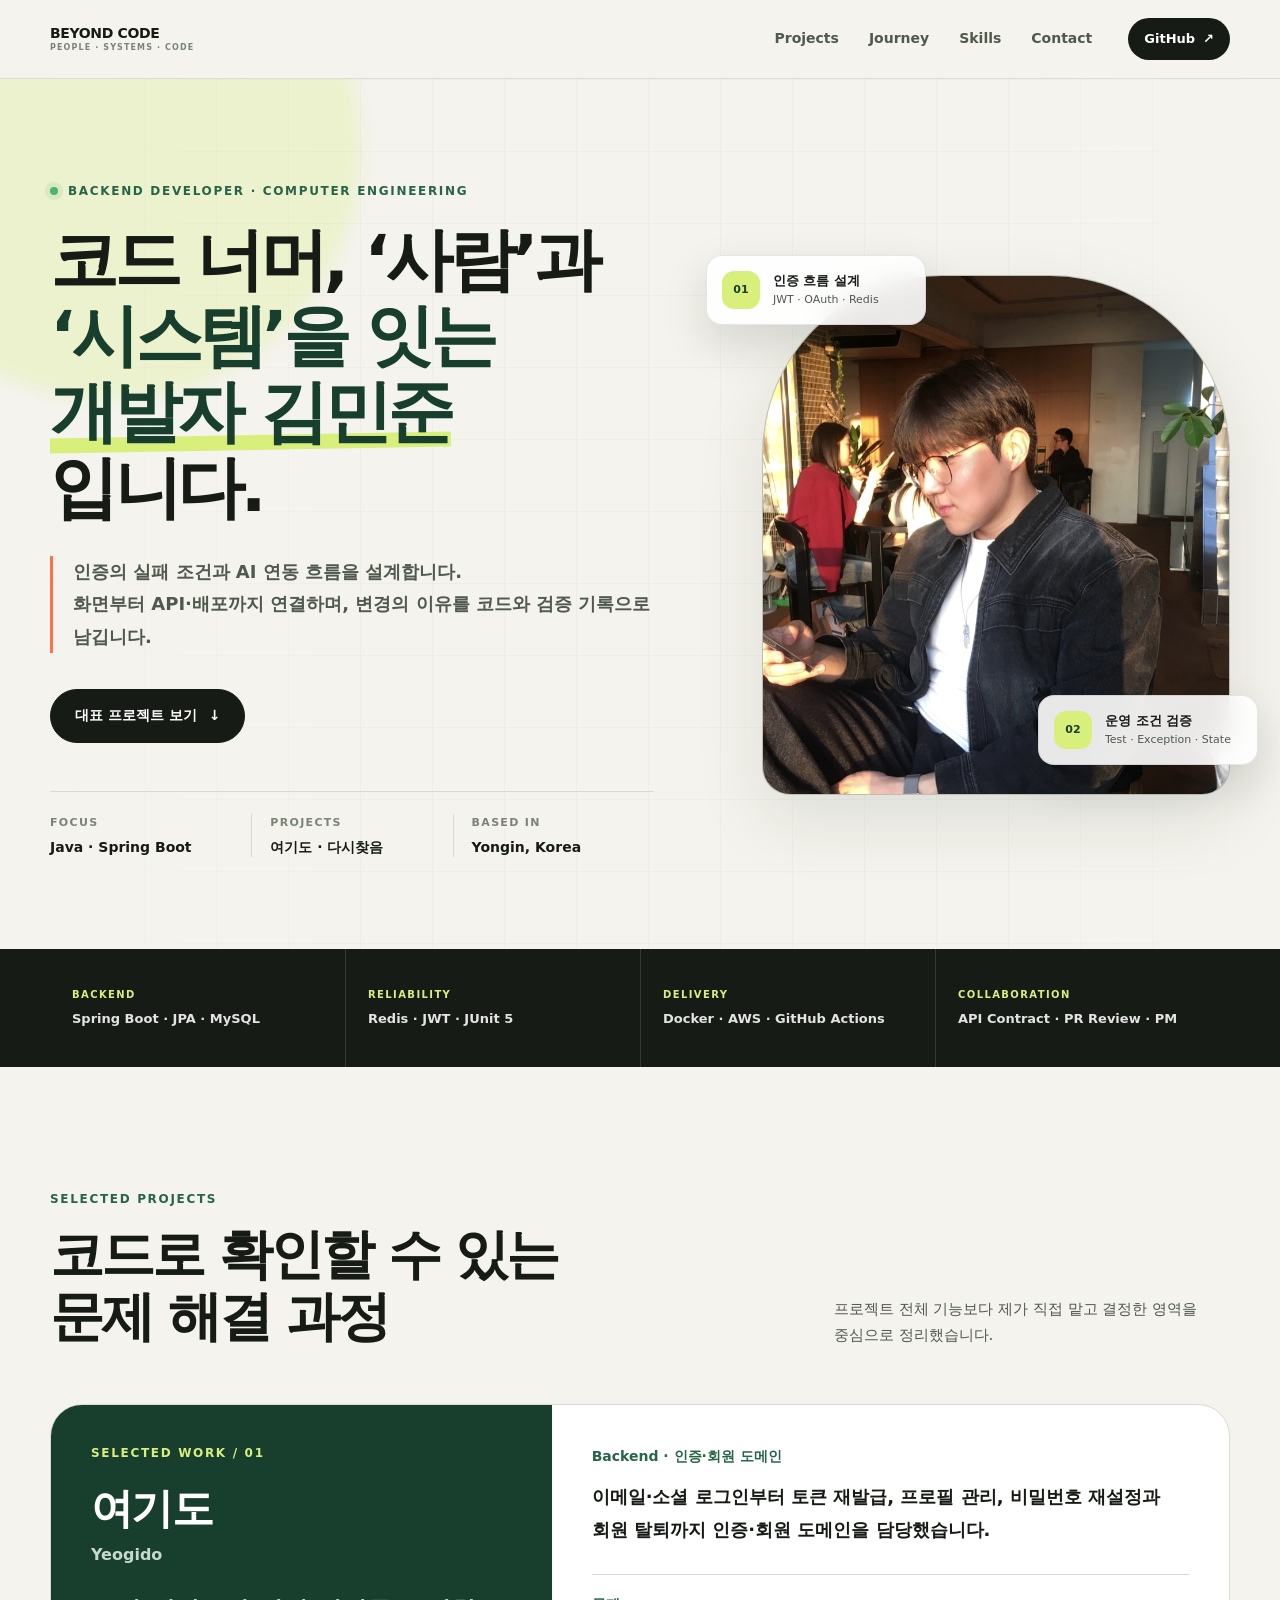
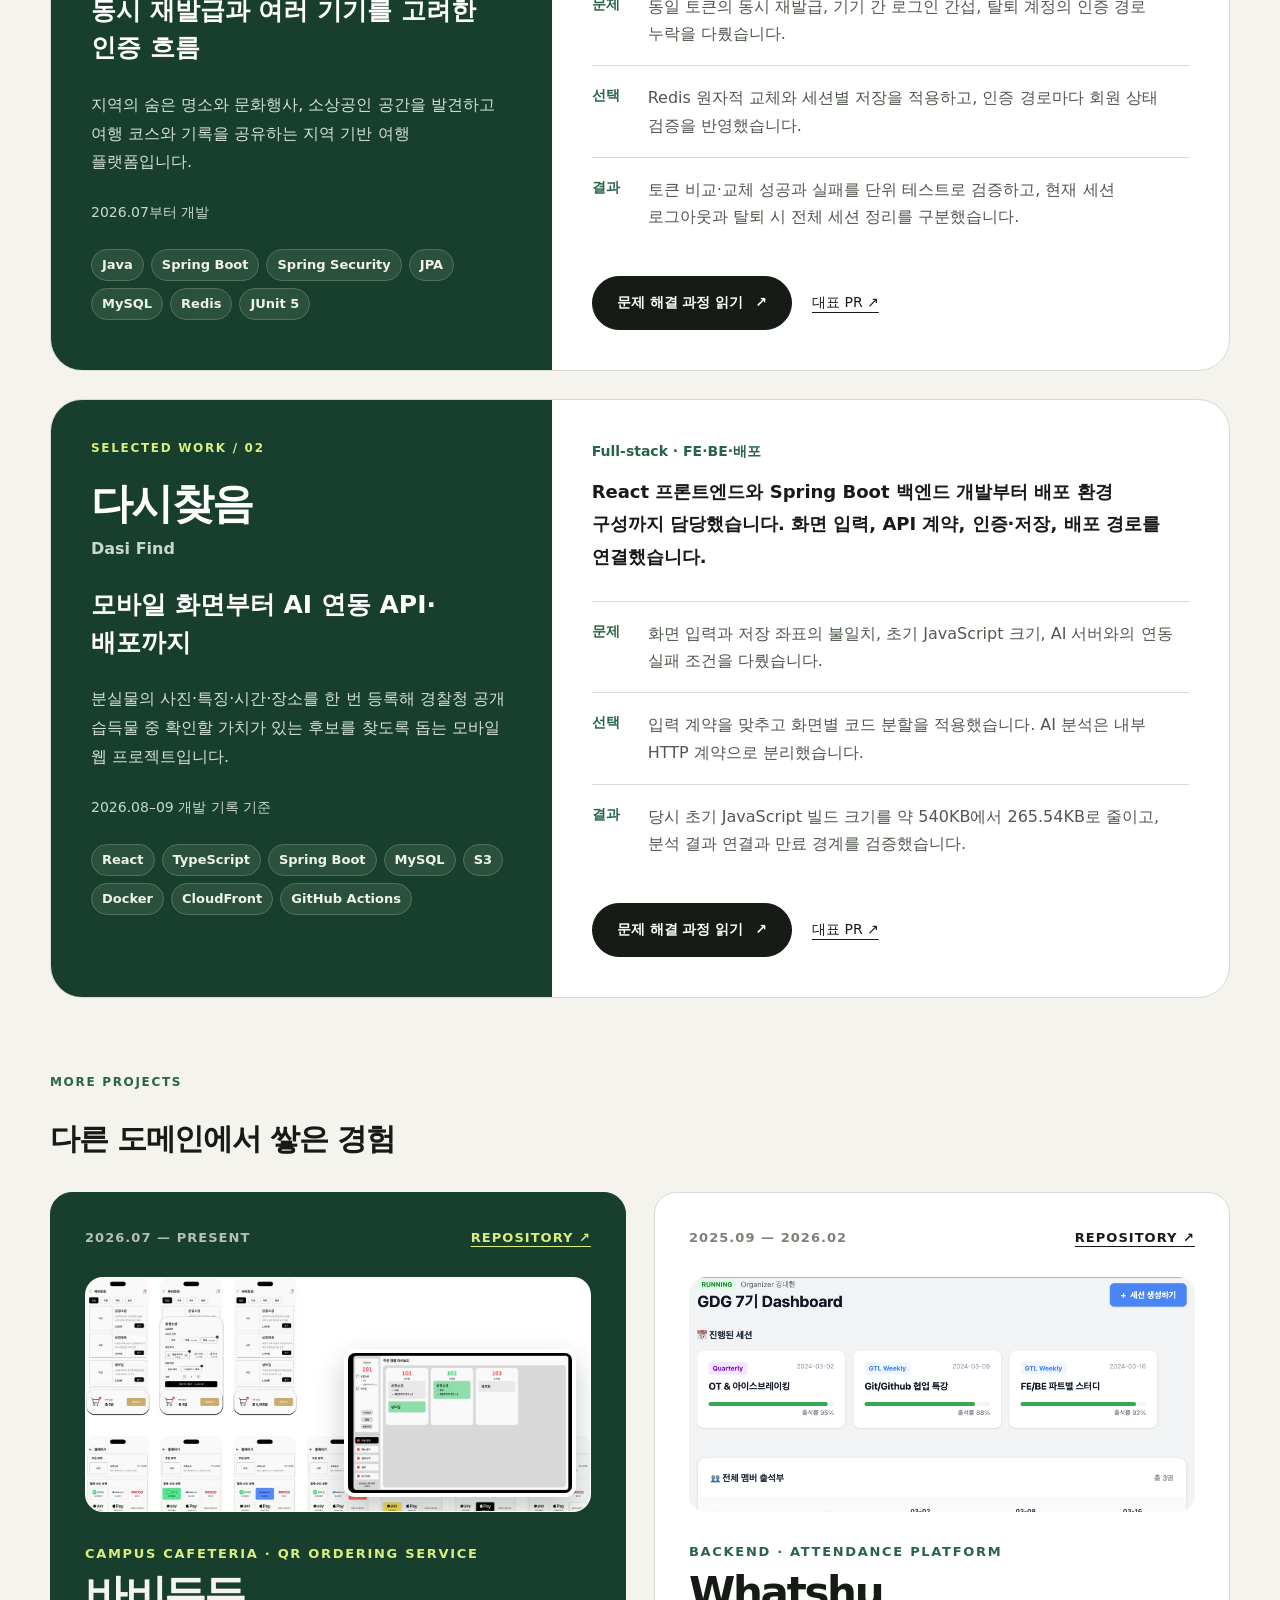
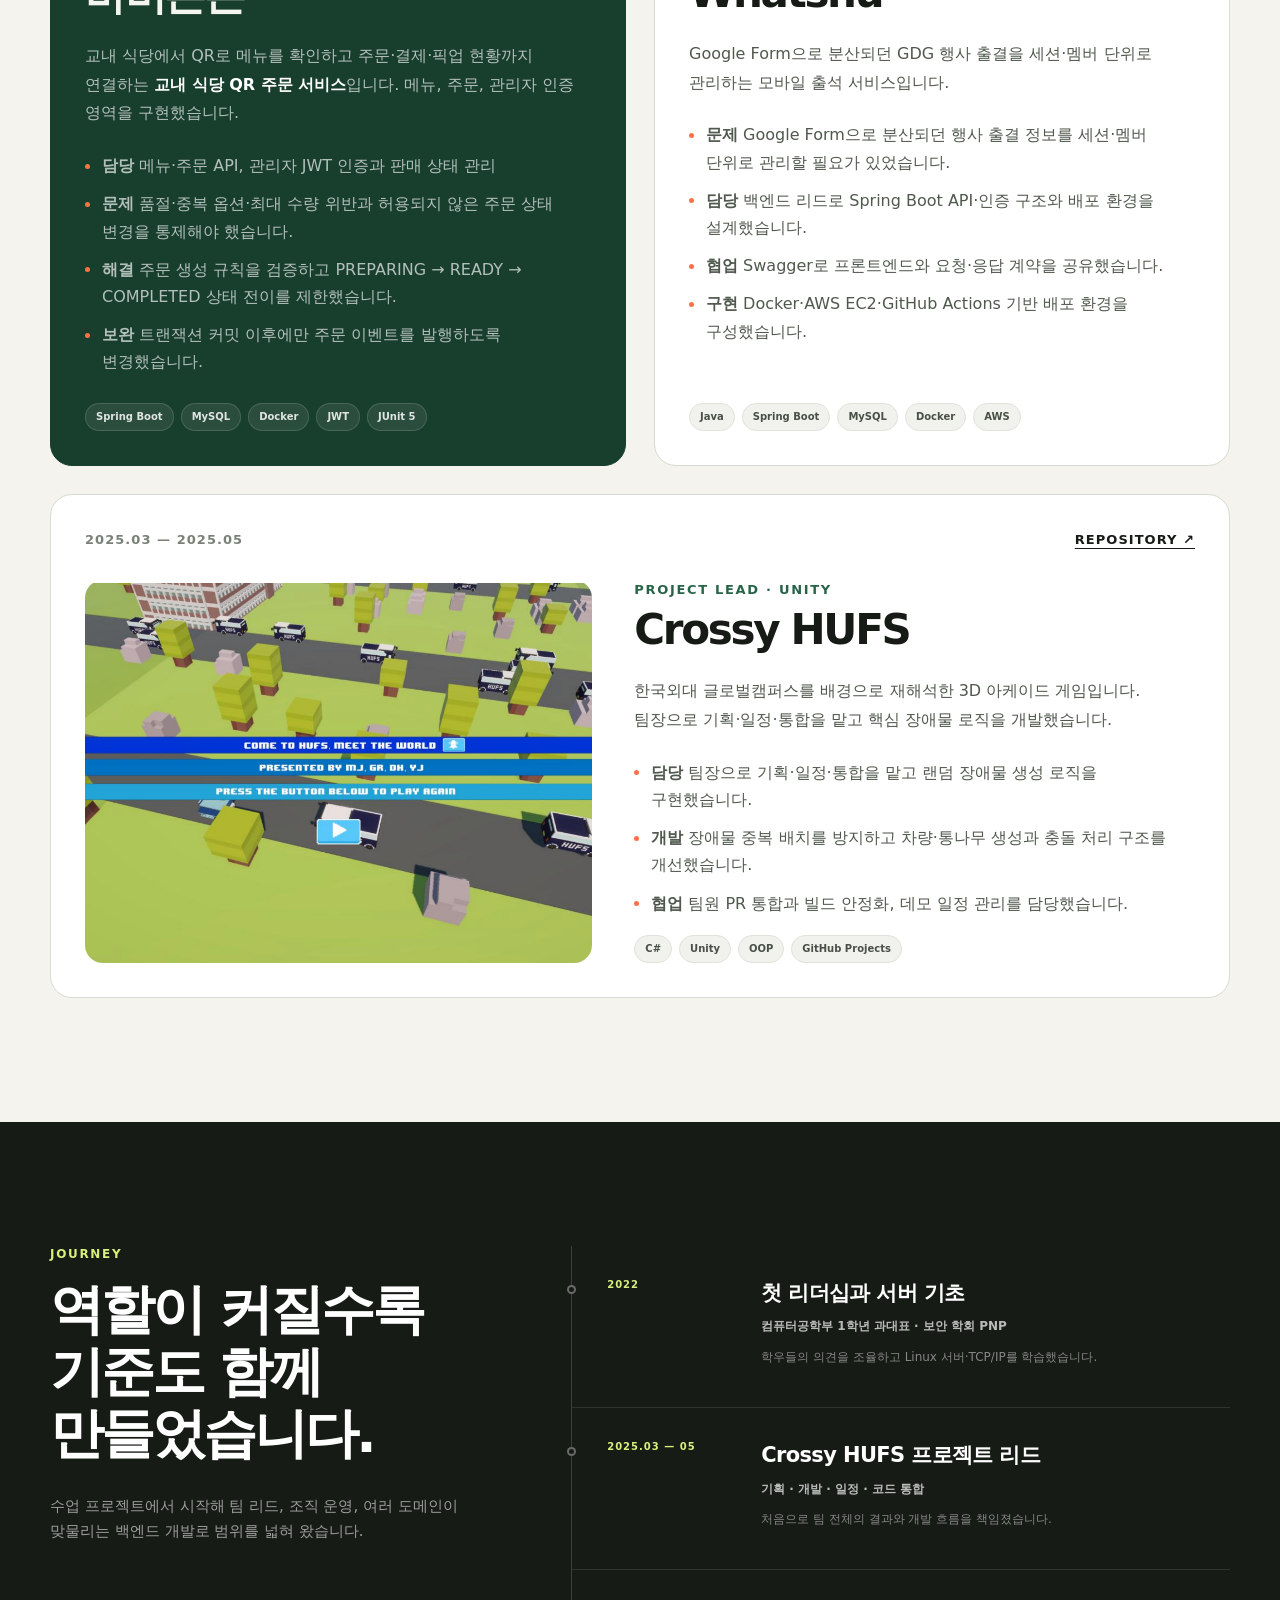
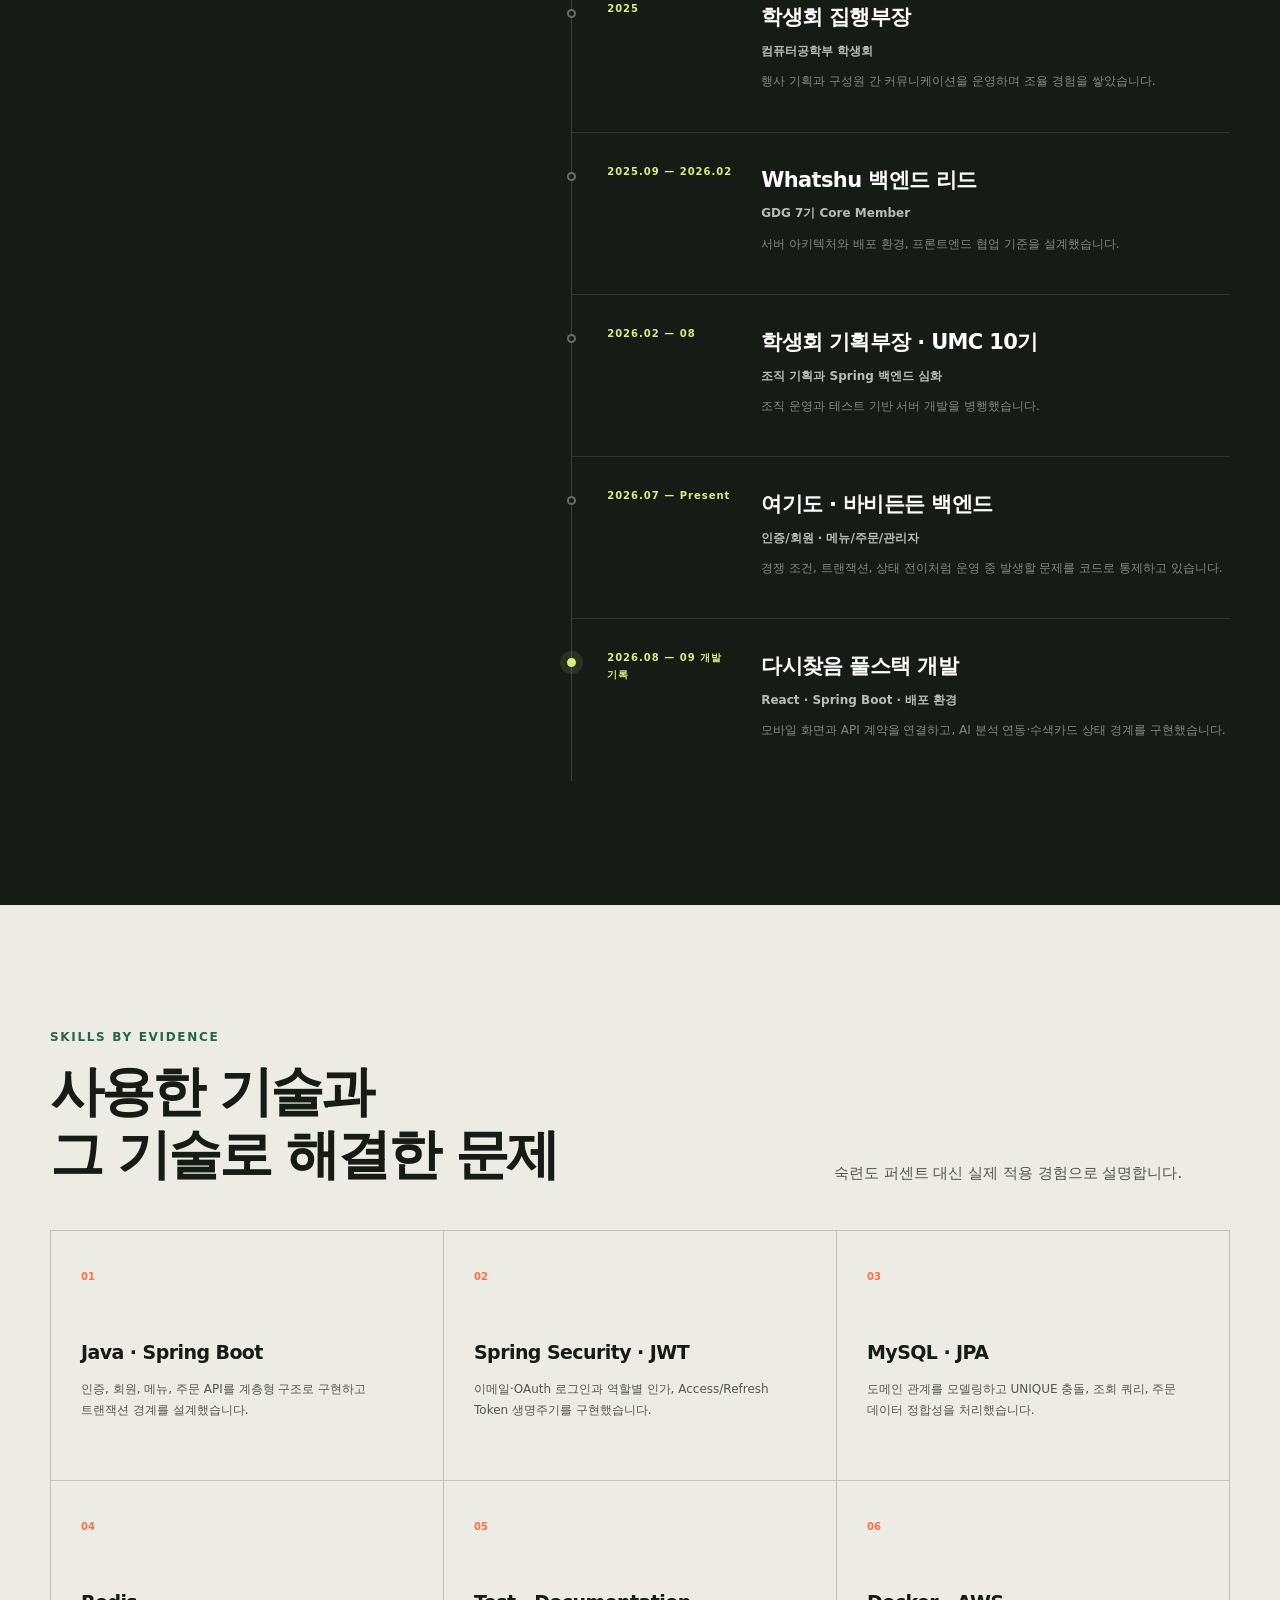
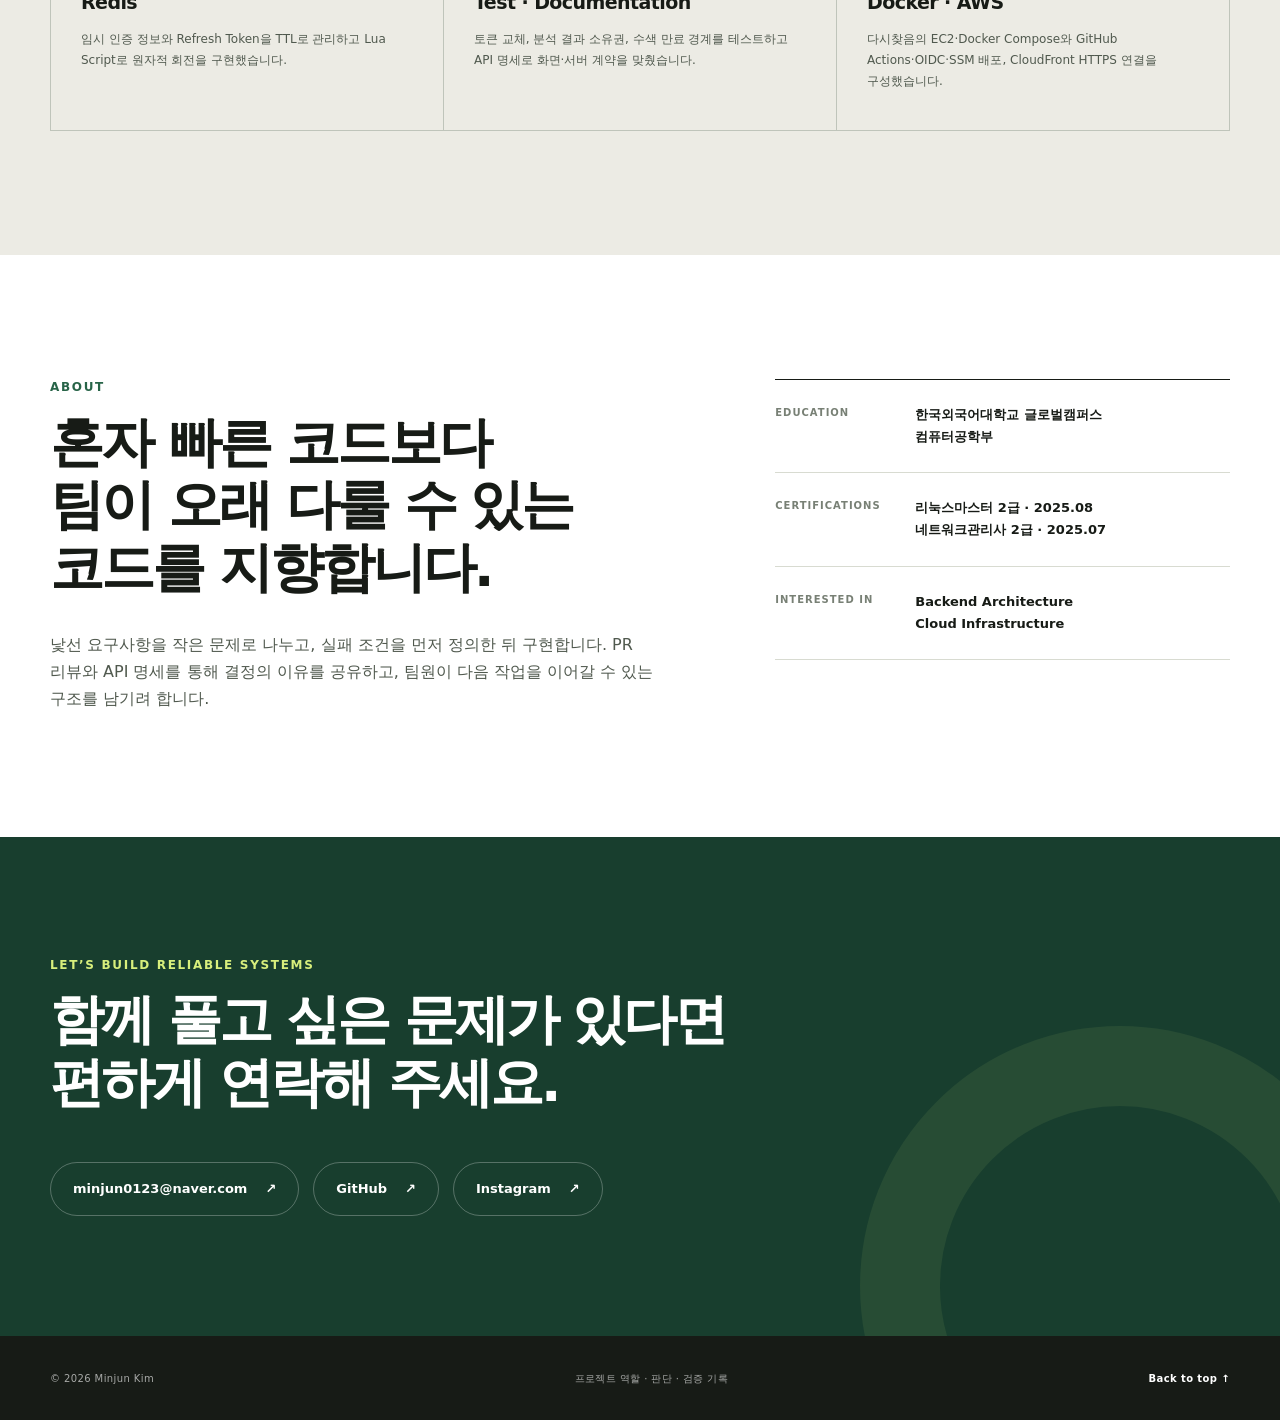
<file: index.html>
<!doctype html>
<html lang="ko">
<head>
  <meta charset="utf-8">
  <meta name="viewport" content="width=device-width, initial-scale=1">
  <title>김민준 | Backend Developer</title>
  <meta name="description" content="여기도 인증·회원과 다시찾음 풀스택 개발 사례를 담은 백엔드 개발자 김민준의 포트폴리오입니다.">
  <meta name="theme-color" content="#10130f">
  <meta property="og:type" content="website">
  <meta property="og:locale" content="ko_KR">
  <meta property="og:title" content="김민준 | Backend Developer">
  <meta property="og:description" content="기능 구현에 그치지 않고, 실패 조건과 운영 흐름까지 설계합니다.">
  <meta property="og:url" content="https://nuj1min.github.io/">
  <link rel="canonical" href="https://nuj1min.github.io/">
  <link rel="icon" href="data:image/svg+xml,<svg xmlns=%22http://www.w3.org/2000/svg%22 viewBox=%220 0 100 100%22><text y=%22.9em%22 font-size=%2290%22>🌱</text></svg>">
  <link rel="stylesheet" href="css/portfolio.css">
  <script type="application/ld+json">
  {
    "@context": "https://schema.org",
    "@type": "Person",
    "name": "김민준",
    "url": "https://nuj1min.github.io/",
    "email": "mailto:minjun0123@naver.com",
    "jobTitle": "Backend Developer",
    "affiliation": {
      "@type": "CollegeOrUniversity",
      "name": "한국외국어대학교"
    },
    "sameAs": ["https://github.com/nuj1min"]
  }
  </script>
</head>
<body>
  <a class="skip-link" href="#main">본문으로 바로가기</a>

  <header class="site-header">
    <div class="container header-inner">
      <a class="brand" href="#home" aria-label="김민준 포트폴리오 홈">
        <strong>BEYOND CODE</strong>
        <span>PEOPLE · SYSTEMS · CODE</span>
      </a>
      <nav class="site-nav" aria-label="주요 메뉴">
        <a href="#projects">Projects</a>
        <a href="#journey">Journey</a>
        <a href="#skills">Skills</a>
        <a href="#contact">Contact</a>
      </nav>
      <a class="header-cta" href="https://github.com/nuj1min" target="_blank" rel="noopener noreferrer">GitHub <span aria-hidden="true">↗</span></a>
    </div>
  </header>

  <main id="main">
    <section class="hero" id="home">
      <div class="hero-grid" aria-hidden="true"></div>
      <div class="container hero-layout">
        <div class="hero-copy">
          <p class="eyebrow"><span class="status-dot"></span> Backend Developer · Computer Engineering</p>
          <h1>코드 너머, ‘사람’과<br><span>‘시스템’을 잇는 개발자 김민준</span>입니다.</h1>
          <p class="hero-description">
            인증의 실패 조건과 AI 연동 흐름을 설계합니다.<br>
            화면부터 API·배포까지 연결하며, 변경의 이유를 코드와 검증 기록으로 남깁니다.
          </p>
          <div class="hero-actions">
            <a class="button button-primary" href="#featured-project">대표 프로젝트 보기 <span aria-hidden="true">↓</span></a>
          </div>
          <dl class="hero-facts" aria-label="핵심 정보">
            <div>
              <dt>Focus</dt>
              <dd>Java · Spring Boot</dd>
            </div>
            <div>
              <dt>Projects</dt>
              <dd>여기도 · 다시찾음</dd>
            </div>
            <div>
              <dt>Based in</dt>
              <dd>Yongin, Korea</dd>
            </div>
          </dl>
        </div>

        <div class="hero-visual">
          <div class="portrait-frame">
            <img src="images/about-optimized.jpg" width="1200" height="900" alt="백엔드 개발자 김민준" fetchpriority="high">
          </div>
          <div class="floating-note note-top">
            <span>01</span>
            <p><strong>인증 흐름 설계</strong><br>JWT · OAuth · Redis</p>
          </div>
          <div class="floating-note note-bottom">
            <span>02</span>
            <p><strong>운영 조건 검증</strong><br>Test · Exception · State</p>
          </div>
        </div>
      </div>
    </section>

    <section class="signal-strip" aria-label="개발 역량 요약">
      <div class="container signal-grid">
        <div><span>Backend</span><strong>Spring Boot · JPA · MySQL</strong></div>
        <div><span>Reliability</span><strong>Redis · JWT · JUnit 5</strong></div>
        <div><span>Delivery</span><strong>Docker · AWS · GitHub Actions</strong></div>
        <div><span>Collaboration</span><strong>API Contract · PR Review · PM</strong></div>
      </div>
    </section>

    <section class="section projects-section" id="projects">
      <div class="container">
        <div class="section-heading">
          <div>
            <p class="eyebrow">Selected Projects</p>
            <h2>코드로 확인할 수 있는<br>문제 해결 과정</h2>
          </div>
          <p>프로젝트 전체 기능보다 제가 직접 맡고 결정한 영역을 중심으로 정리했습니다.</p>
        </div>

        <!-- selected-projects:start -->
<article class="case-preview" id="featured-project">
      <div class="case-preview-heading">
        <p class="eyebrow">Selected work / 01</p>
        <h3>여기도<span>Yeogido</span></h3>
        <p class="case-headline">동시 재발급과 여러 기기를 고려한 인증 흐름</p>
        <p class="project-summary">지역의 숨은 명소와 문화행사, 소상공인 공간을 발견하고 여행 코스와 기록을 공유하는 지역 기반 여행 플랫폼입니다.</p>
        <p class="case-period">2026.07부터 개발</p>
        <ul class="tag-list" aria-label="기술 스택"><li>Java</li><li>Spring Boot</li><li>Spring Security</li><li>JPA</li><li>MySQL</li><li>Redis</li><li>JUnit 5</li></ul>
      </div>
      <div class="case-preview-body">
        <p class="role-label">Backend · 인증·회원 도메인</p>
        <p class="ownership">이메일·소셜 로그인부터 토큰 재발급, 프로필 관리, 비밀번호 재설정과 회원 탈퇴까지 인증·회원 도메인을 담당했습니다.</p>
        <dl class="case-summary">
          <div><dt>문제</dt><dd>동일 토큰의 동시 재발급, 기기 간 로그인 간섭, 탈퇴 계정의 인증 경로 누락을 다뤘습니다.</dd></div>
          <div><dt>선택</dt><dd>Redis 원자적 교체와 세션별 저장을 적용하고, 인증 경로마다 회원 상태 검증을 반영했습니다.</dd></div>
          <div><dt>결과</dt><dd>토큰 비교·교체 성공과 실패를 단위 테스트로 검증하고, 현재 세션 로그아웃과 탈퇴 시 전체 세션 정리를 구분했습니다.</dd></div>
        </dl>
        <div class="case-actions"><a class="button button-primary" href="projects/yeogido.html">문제 해결 과정 읽기 <span aria-hidden="true">↗</span></a>
        <a class="text-link" href="https://github.com/yeogido/backend/pull/216" target="_blank" rel="noopener noreferrer">대표 PR ↗</a></div>
      </div>
    </article>
<article class="case-preview" >
      <div class="case-preview-heading">
        <p class="eyebrow">Selected work / 02</p>
        <h3>다시찾음<span>Dasi Find</span></h3>
        <p class="case-headline">모바일 화면부터 AI 연동 API·배포까지</p>
        <p class="project-summary">분실물의 사진·특징·시간·장소를 한 번 등록해 경찰청 공개 습득물 중 확인할 가치가 있는 후보를 찾도록 돕는 모바일 웹 프로젝트입니다.</p>
        <p class="case-period">2026.08–09 개발 기록 기준</p>
        <ul class="tag-list" aria-label="기술 스택"><li>React</li><li>TypeScript</li><li>Spring Boot</li><li>MySQL</li><li>S3</li><li>Docker</li><li>CloudFront</li><li>GitHub Actions</li></ul>
      </div>
      <div class="case-preview-body">
        <p class="role-label">Full-stack · FE·BE·배포</p>
        <p class="ownership">React 프론트엔드와 Spring Boot 백엔드 개발부터 배포 환경 구성까지 담당했습니다. 화면 입력, API 계약, 인증·저장, 배포 경로를 연결했습니다.</p>
        <dl class="case-summary">
          <div><dt>문제</dt><dd>화면 입력과 저장 좌표의 불일치, 초기 JavaScript 크기, AI 서버와의 연동 실패 조건을 다뤘습니다.</dd></div>
          <div><dt>선택</dt><dd>입력 계약을 맞추고 화면별 코드 분할을 적용했습니다. AI 분석은 내부 HTTP 계약으로 분리했습니다.</dd></div>
          <div><dt>결과</dt><dd>당시 초기 JavaScript 빌드 크기를 약 540KB에서 265.54KB로 줄이고, 분석 결과 연결과 만료 경계를 검증했습니다.</dd></div>
        </dl>
        <div class="case-actions"><a class="button button-primary" href="projects/dasi-find.html">문제 해결 과정 읽기 <span aria-hidden="true">↗</span></a>
        <a class="text-link" href="https://github.com/dasi-find/FE/pull/60" target="_blank" rel="noopener noreferrer">대표 PR ↗</a></div>
      </div>
    </article>
<!-- selected-projects:end -->

        <div class="other-projects-heading"><p class="eyebrow">More Projects</p><h3>다른 도메인에서 쌓은 경험</h3></div>
        <div class="project-grid">
          <article class="project-card babi-card">
            <div class="card-topline">
              <span>2026.07 — Present</span>
              <a href="https://github.com/GDGOC-babidundeun/BE" target="_blank" rel="noopener noreferrer">Repository ↗</a>
            </div>
            <div class="babi-preview">
              <img class="babi-user-preview" src="images/babi-user-preview.jpg" width="1400" height="1255" alt="바비든든 QR 주문 사용자 흐름 와이어프레임" loading="lazy">
              <img class="babi-admin-preview" src="images/babi-admin-preview.jpg" width="1200" height="750" alt="바비든든 관리자 주문 현황 대시보드" loading="lazy">
            </div>
            <p class="project-type">Campus Cafeteria · QR Ordering Service</p>
            <h3>바비든든</h3>
            <p class="project-summary">교내 식당에서 QR로 메뉴를 확인하고 주문·결제·픽업 현황까지 연결하는 <strong>교내 식당 QR 주문 서비스</strong>입니다. 메뉴, 주문, 관리자 인증 영역을 구현했습니다.</p>
            <ul class="bullet-list">
              <li><strong>담당</strong> 메뉴·주문 API, 관리자 JWT 인증과 판매 상태 관리</li>
              <li><strong>문제</strong> 품절·중복 옵션·최대 수량 위반과 허용되지 않은 주문 상태 변경을 통제해야 했습니다.</li>
              <li><strong>해결</strong> 주문 생성 규칙을 검증하고 PREPARING → READY → COMPLETED 상태 전이를 제한했습니다.</li>
              <li><strong>보완</strong> 트랜잭션 커밋 이후에만 주문 이벤트를 발행하도록 변경했습니다.</li>
            </ul>
            <ul class="tag-list"><li>Spring Boot</li><li>MySQL</li><li>Docker</li><li>JWT</li><li>JUnit 5</li></ul>
          </article>

          <article class="project-card whatshu-card">
            <div class="card-topline"><span>2025.09 — 2026.02</span><a href="https://github.com/GDG-whatshu/BE" target="_blank" rel="noopener noreferrer">Repository ↗</a></div>
            <div class="whatshu-image">
              <img src="images/whatshu2.png" width="1918" height="1276" alt="Whatshu 출석 관리 대시보드" loading="lazy">
            </div>
            <p class="project-type">Backend · Attendance Platform</p>
            <h3>Whatshu</h3>
            <p class="project-summary">Google Form으로 분산되던 GDG 행사 출결을 세션·멤버 단위로 관리하는 모바일 출석 서비스입니다.</p>
            <ul class="bullet-list">
              <li><strong>문제</strong> Google Form으로 분산되던 행사 출결 정보를 세션·멤버 단위로 관리할 필요가 있었습니다.</li>
              <li><strong>담당</strong> 백엔드 리드로 Spring Boot API·인증 구조와 배포 환경을 설계했습니다.</li>
              <li><strong>협업</strong> Swagger로 프론트엔드와 요청·응답 계약을 공유했습니다.</li>
              <li><strong>구현</strong> Docker·AWS EC2·GitHub Actions 기반 배포 환경을 구성했습니다.</li>
            </ul>
            <ul class="tag-list"><li>Java</li><li>Spring Boot</li><li>MySQL</li><li>Docker</li><li>AWS</li></ul>
          </article>

          <article class="project-card crossy-card">
            <div class="card-topline">
              <span>2025.03 — 2025.05</span>
              <a href="https://github.com/nuj1min/Crossy_HUFS" target="_blank" rel="noopener noreferrer">Repository ↗</a>
            </div>
            <div class="crossy-image">
              <img src="images/Crossy_HUFS_2.png" width="1214" height="688" alt="Crossy HUFS 게임 플레이 화면" loading="lazy">
            </div>
            <p class="project-type">Project Lead · Unity</p>
            <h3>Crossy HUFS</h3>
            <p class="project-summary">한국외대 글로벌캠퍼스를 배경으로 재해석한 3D 아케이드 게임입니다. 팀장으로 기획·일정·통합을 맡고 핵심 장애물 로직을 개발했습니다.</p>
            <ul class="bullet-list">
              <li><strong>담당</strong> 팀장으로 기획·일정·통합을 맡고 랜덤 장애물 생성 로직을 구현했습니다.</li>
              <li><strong>개발</strong> 장애물 중복 배치를 방지하고 차량·통나무 생성과 충돌 처리 구조를 개선했습니다.</li>
              <li><strong>협업</strong> 팀원 PR 통합과 빌드 안정화, 데모 일정 관리를 담당했습니다.</li>
            </ul>
            <ul class="tag-list"><li>C#</li><li>Unity</li><li>OOP</li><li>GitHub Projects</li></ul>
          </article>
        </div>
      </div>
    </section>

    <section class="section journey-section" id="journey">
      <div class="container journey-layout">
        <div class="journey-intro">
          <p class="eyebrow">Journey</p>
          <h2>역할이 커질수록<br>기준도 함께 만들었습니다.</h2>
          <p>수업 프로젝트에서 시작해 팀 리드, 조직 운영, 여러 도메인이 맞물리는 백엔드 개발로 범위를 넓혀 왔습니다.</p>
        </div>
        <ol class="timeline">
          <li>
            <time datetime="2022">2022</time>
            <div><h3>첫 리더십과 서버 기초</h3><p>컴퓨터공학부 1학년 과대표 · 보안 학회 PNP</p><span>학우들의 의견을 조율하고 Linux 서버·TCP/IP를 학습했습니다.</span></div>
          </li>
          <li>
            <time datetime="2025-03">2025.03 — 05</time>
            <div><h3>Crossy HUFS 프로젝트 리드</h3><p>기획 · 개발 · 일정 · 코드 통합</p><span>처음으로 팀 전체의 결과와 개발 흐름을 책임졌습니다.</span></div>
          </li>
          <li>
            <time datetime="2025">2025</time>
            <div><h3>학생회 집행부장</h3><p>컴퓨터공학부 학생회</p><span>행사 기획과 구성원 간 커뮤니케이션을 운영하며 조율 경험을 쌓았습니다.</span></div>
          </li>
          <li>
            <time datetime="2025-09">2025.09 — 2026.02</time>
            <div><h3>Whatshu 백엔드 리드</h3><p>GDG 7기 Core Member</p><span>서버 아키텍처와 배포 환경, 프론트엔드 협업 기준을 설계했습니다.</span></div>
          </li>
          <li>
            <time datetime="2026-02">2026.02 — 08</time>
            <div><h3>학생회 기획부장 · UMC 10기</h3><p>조직 기획과 Spring 백엔드 심화</p><span>조직 운영과 테스트 기반 서버 개발을 병행했습니다.</span></div>
          </li>
          <li>
            <time datetime="2026-07">2026.07 — Present</time>
            <div><h3>여기도 · 바비든든 백엔드</h3><p>인증/회원 · 메뉴/주문/관리자</p><span>경쟁 조건, 트랜잭션, 상태 전이처럼 운영 중 발생할 문제를 코드로 통제하고 있습니다.</span></div>
          </li>
          <li class="timeline-current">
            <time datetime="2026-08">2026.08 — 09 개발 기록</time>
            <div><h3>다시찾음 풀스택 개발</h3><p>React · Spring Boot · 배포 환경</p><span>모바일 화면과 API 계약을 연결하고, AI 분석 연동·수색카드 상태 경계를 구현했습니다.</span></div>
          </li>
        </ol>
      </div>
    </section>

    <section class="section skills-section" id="skills">
      <div class="container">
        <div class="section-heading compact">
          <div><p class="eyebrow">Skills by Evidence</p><h2>사용한 기술과<br>그 기술로 해결한 문제</h2></div>
          <p>숙련도 퍼센트 대신 실제 적용 경험으로 설명합니다.</p>
        </div>
        <div class="skills-grid">
          <article>
            <span class="skill-number">01</span>
            <h3>Java · Spring Boot</h3>
            <p>인증, 회원, 메뉴, 주문 API를 계층형 구조로 구현하고 트랜잭션 경계를 설계했습니다.</p>
          </article>
          <article>
            <span class="skill-number">02</span>
            <h3>Spring Security · JWT</h3>
            <p>이메일·OAuth 로그인과 역할별 인가, Access/Refresh Token 생명주기를 구현했습니다.</p>
          </article>
          <article>
            <span class="skill-number">03</span>
            <h3>MySQL · JPA</h3>
            <p>도메인 관계를 모델링하고 UNIQUE 충돌, 조회 쿼리, 주문 데이터 정합성을 처리했습니다.</p>
          </article>
          <article>
            <span class="skill-number">04</span>
            <h3>Redis</h3>
            <p>임시 인증 정보와 Refresh Token을 TTL로 관리하고 Lua Script로 원자적 회전을 구현했습니다.</p>
          </article>
          <article>
            <span class="skill-number">05</span>
            <h3>Test · Documentation</h3>
            <p>토큰 교체, 분석 결과 소유권, 수색 만료 경계를 테스트하고 API 명세로 화면·서버 계약을 맞췄습니다.</p>
          </article>
          <article>
            <span class="skill-number">06</span>
            <h3>Docker · AWS</h3>
            <p>다시찾음의 EC2·Docker Compose와 GitHub Actions·OIDC·SSM 배포, CloudFront HTTPS 연결을 구성했습니다.</p>
          </article>
        </div>
      </div>
    </section>

    <section class="section profile-section">
      <div class="container profile-grid">
        <div class="profile-copy">
          <p class="eyebrow">About</p>
          <h2>혼자 빠른 코드보다<br>팀이 오래 다룰 수 있는 코드를 지향합니다.</h2>
          <p>낯선 요구사항을 작은 문제로 나누고, 실패 조건을 먼저 정의한 뒤 구현합니다. PR 리뷰와 API 명세를 통해 결정의 이유를 공유하고, 팀원이 다음 작업을 이어갈 수 있는 구조를 남기려 합니다.</p>
        </div>
        <div class="profile-details">
          <div><span>Education</span><strong>한국외국어대학교 글로벌캠퍼스<br>컴퓨터공학부</strong></div>
          <div><span>Certifications</span><strong>리눅스마스터 2급 · 2025.08<br>네트워크관리사 2급 · 2025.07</strong></div>
          <div><span>Interested in</span><strong>Backend Architecture<br>Cloud Infrastructure</strong></div>
        </div>
      </div>
    </section>

    <section class="contact-section" id="contact">
      <div class="container contact-inner">
        <p class="eyebrow">Let’s build reliable systems</p>
        <h2>함께 풀고 싶은 문제가 있다면<br>편하게 연락해 주세요.</h2>
        <div class="contact-links">
          <a href="mailto:minjun0123@naver.com">minjun0123@naver.com <span aria-hidden="true">↗</span></a>
          <a href="https://github.com/nuj1min" target="_blank" rel="noopener noreferrer">GitHub <span aria-hidden="true">↗</span></a>
          <a href="https://www.instagram.com/nuj1min/" target="_blank" rel="noopener noreferrer">Instagram <span aria-hidden="true">↗</span></a>
        </div>
      </div>
    </section>
  </main>

  <footer class="site-footer">
    <div class="container footer-inner">
      <span>© 2026 Minjun Kim</span>
      <span>프로젝트 역할 · 판단 · 검증 기록</span>
      <a href="#home">Back to top ↑</a>
    </div>
  </footer>
</body>
</html>
</file>
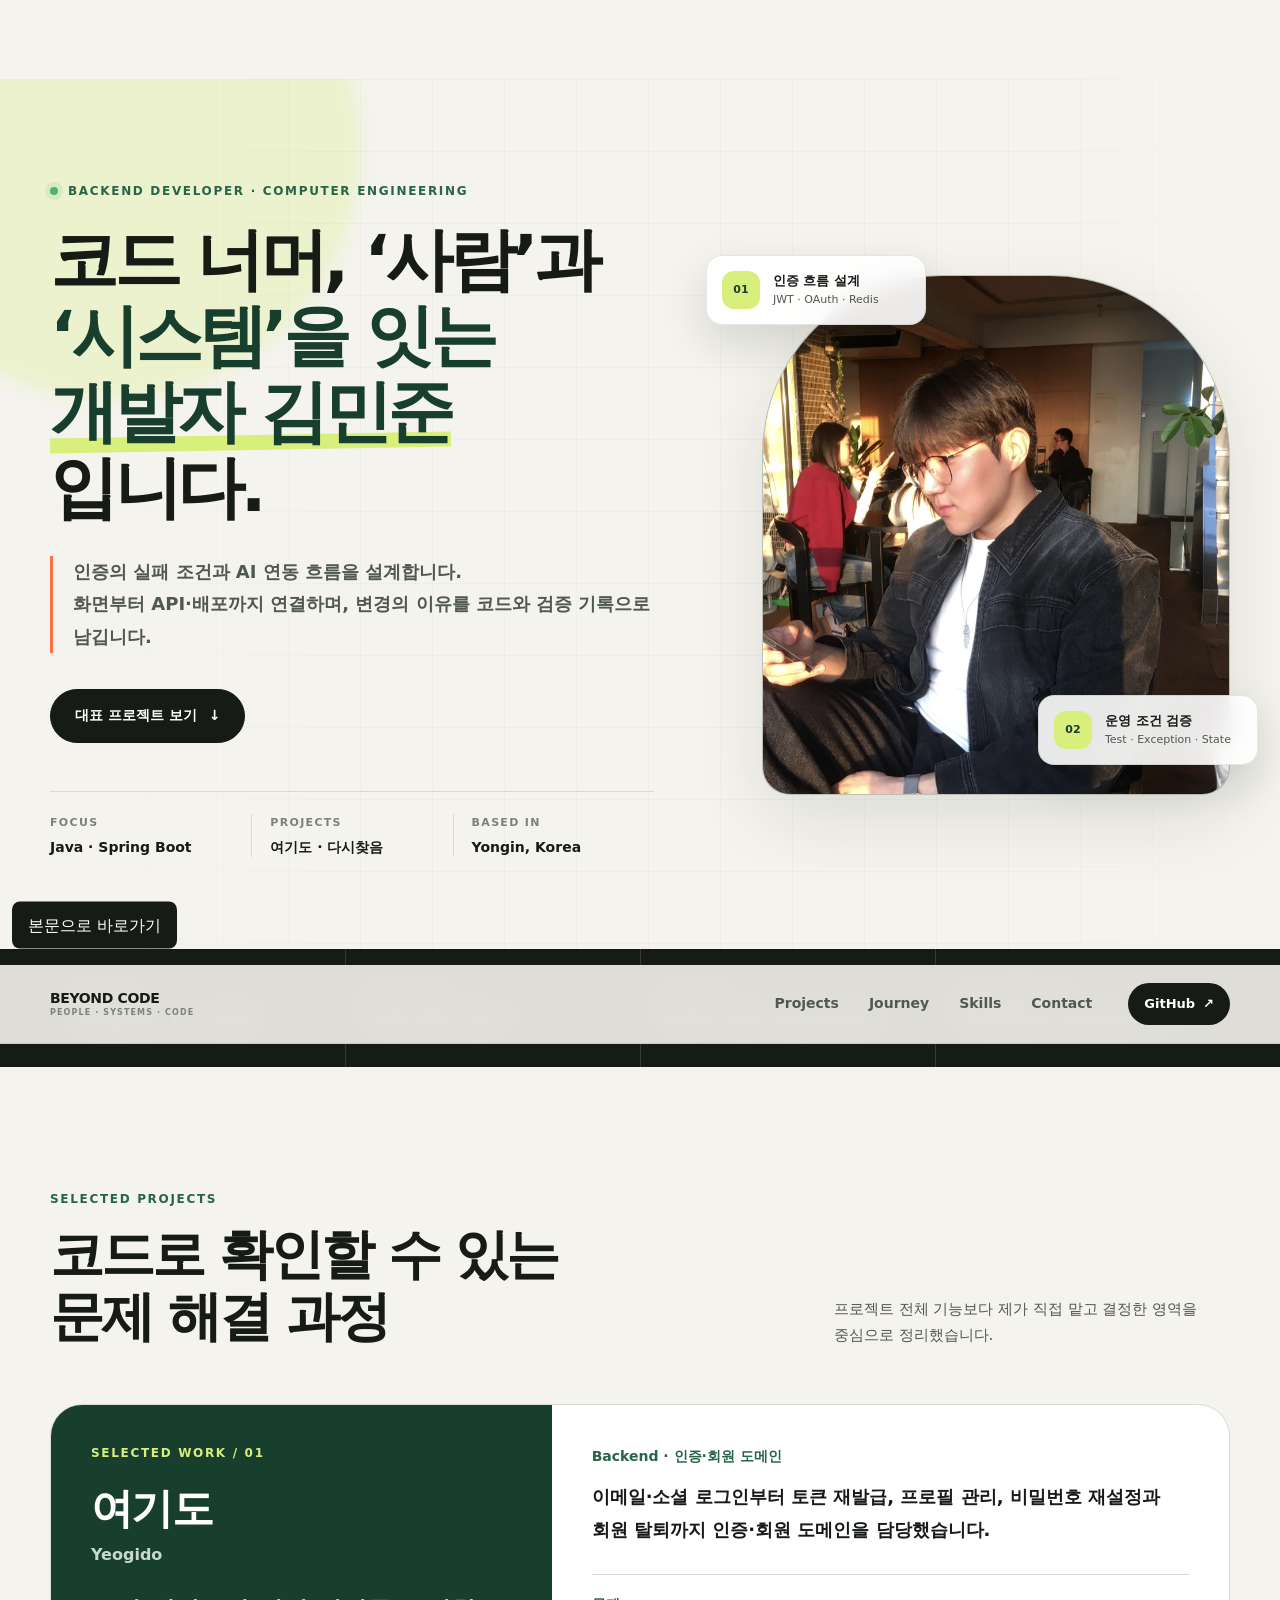
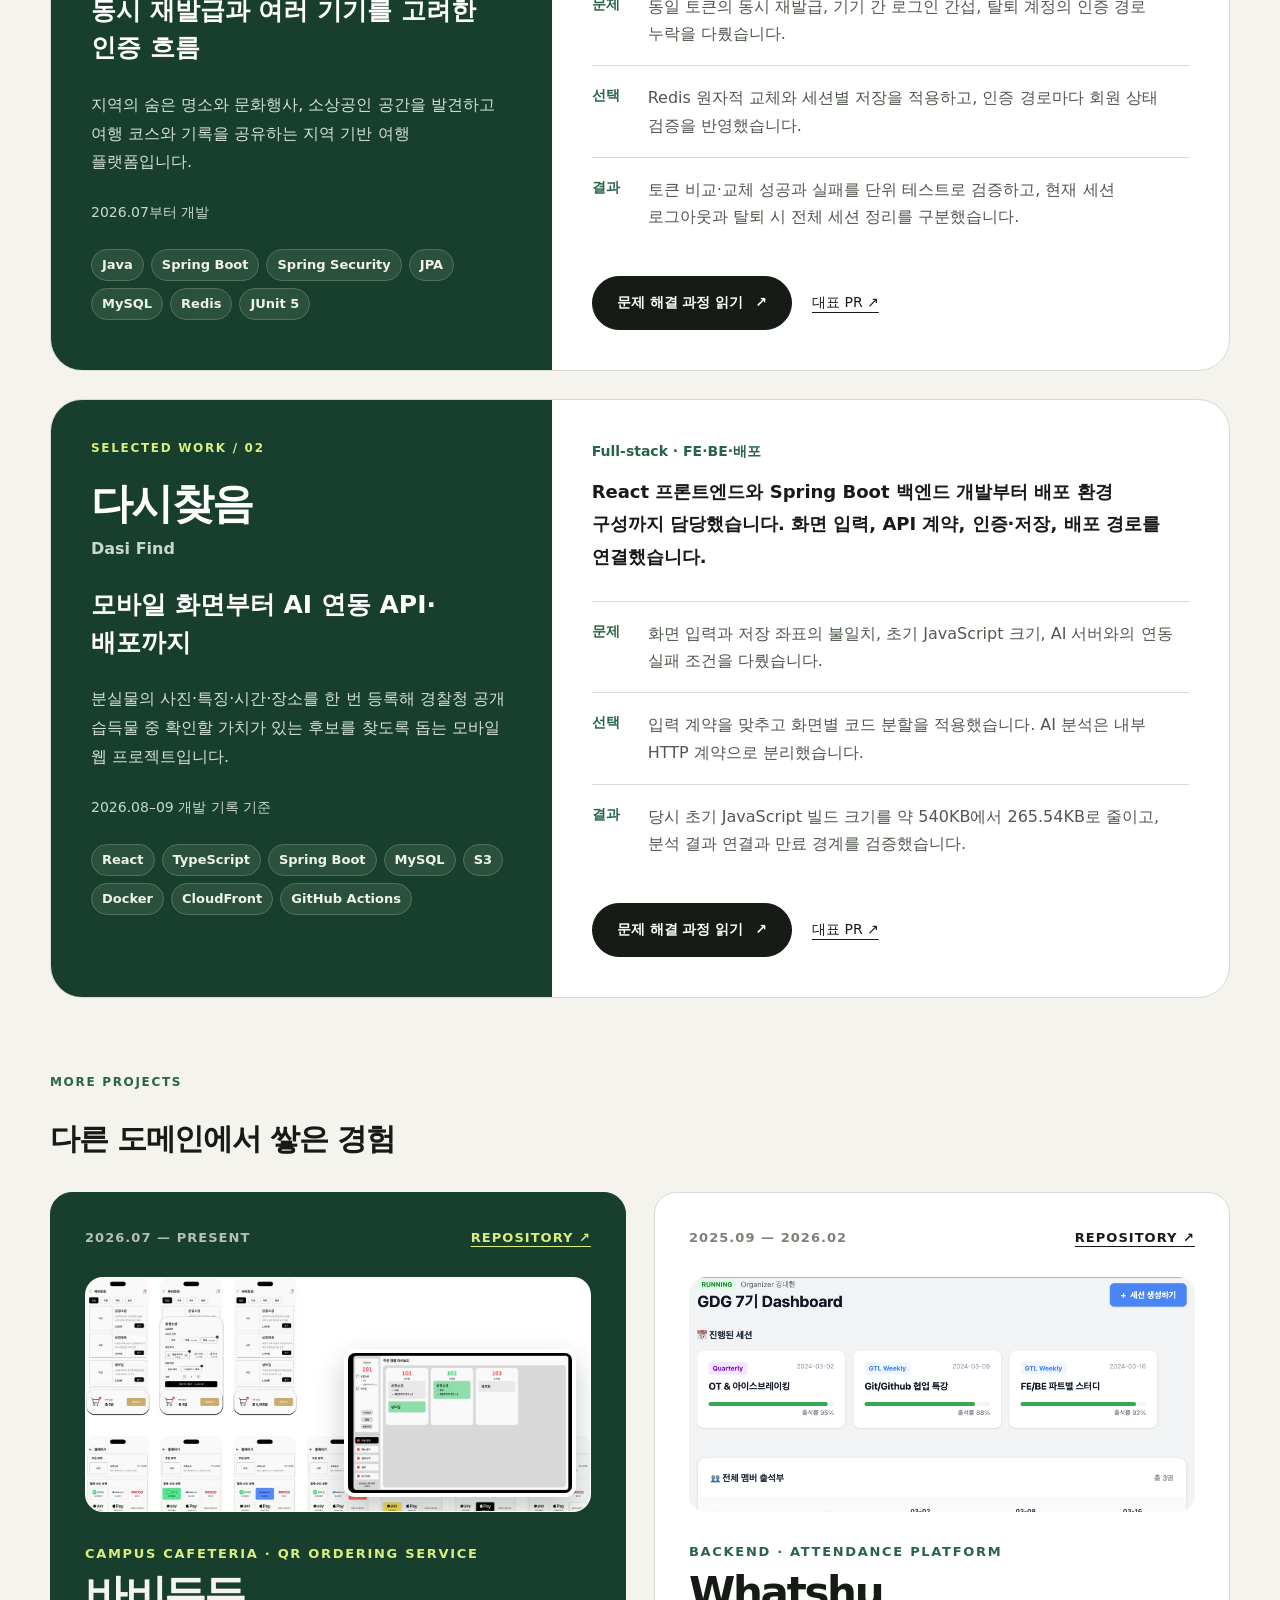
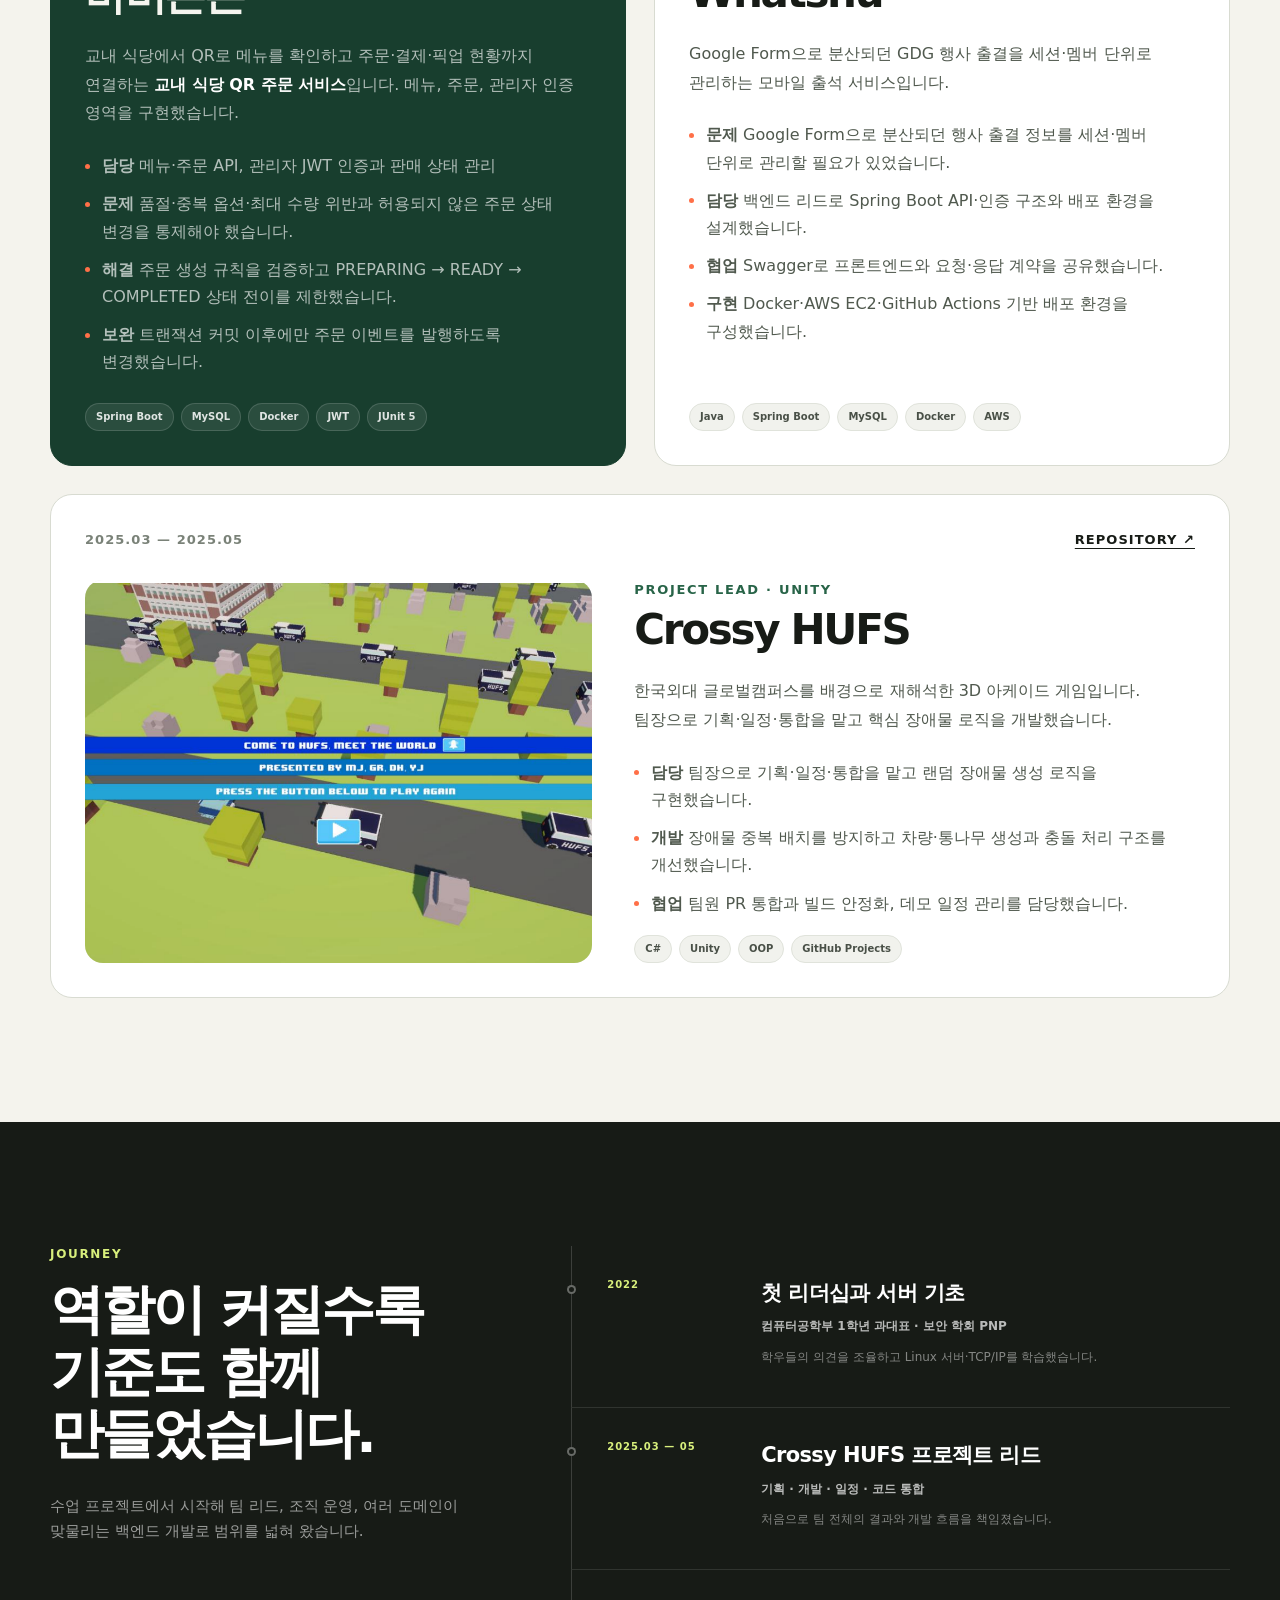
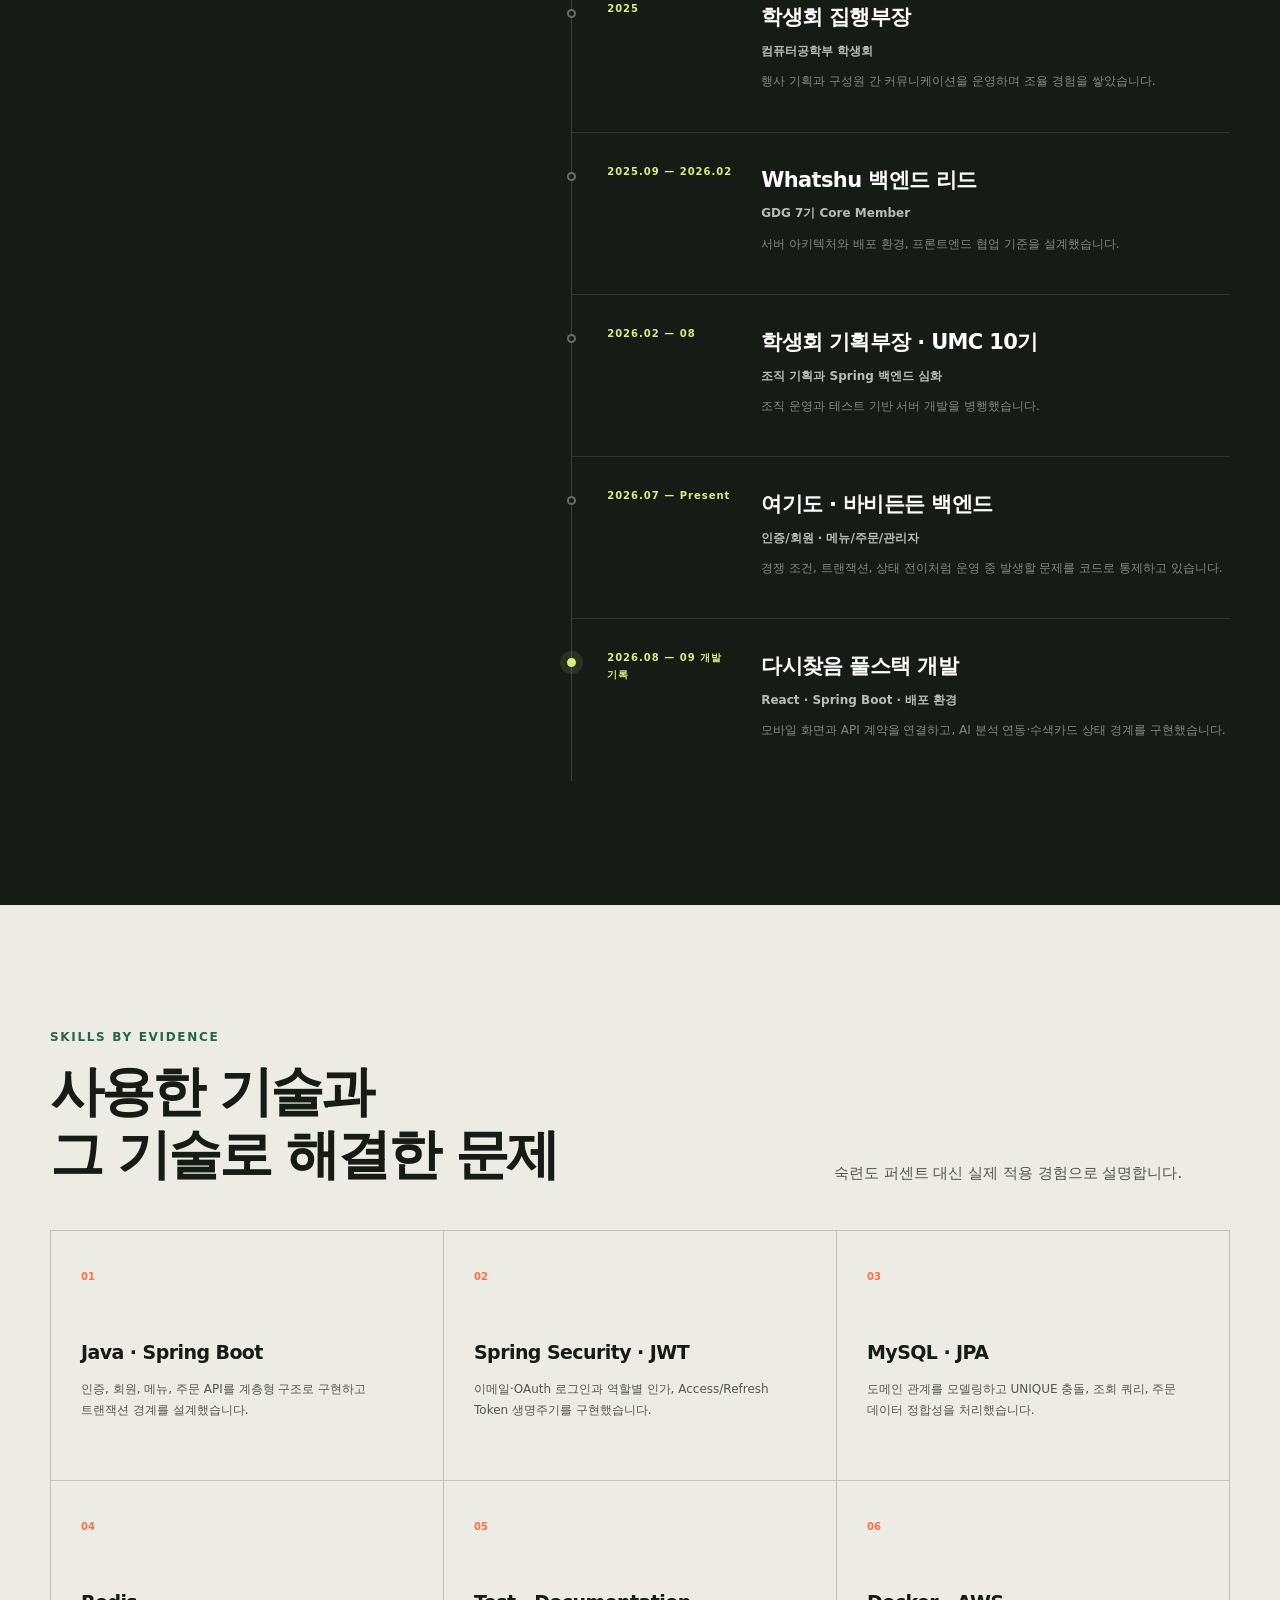
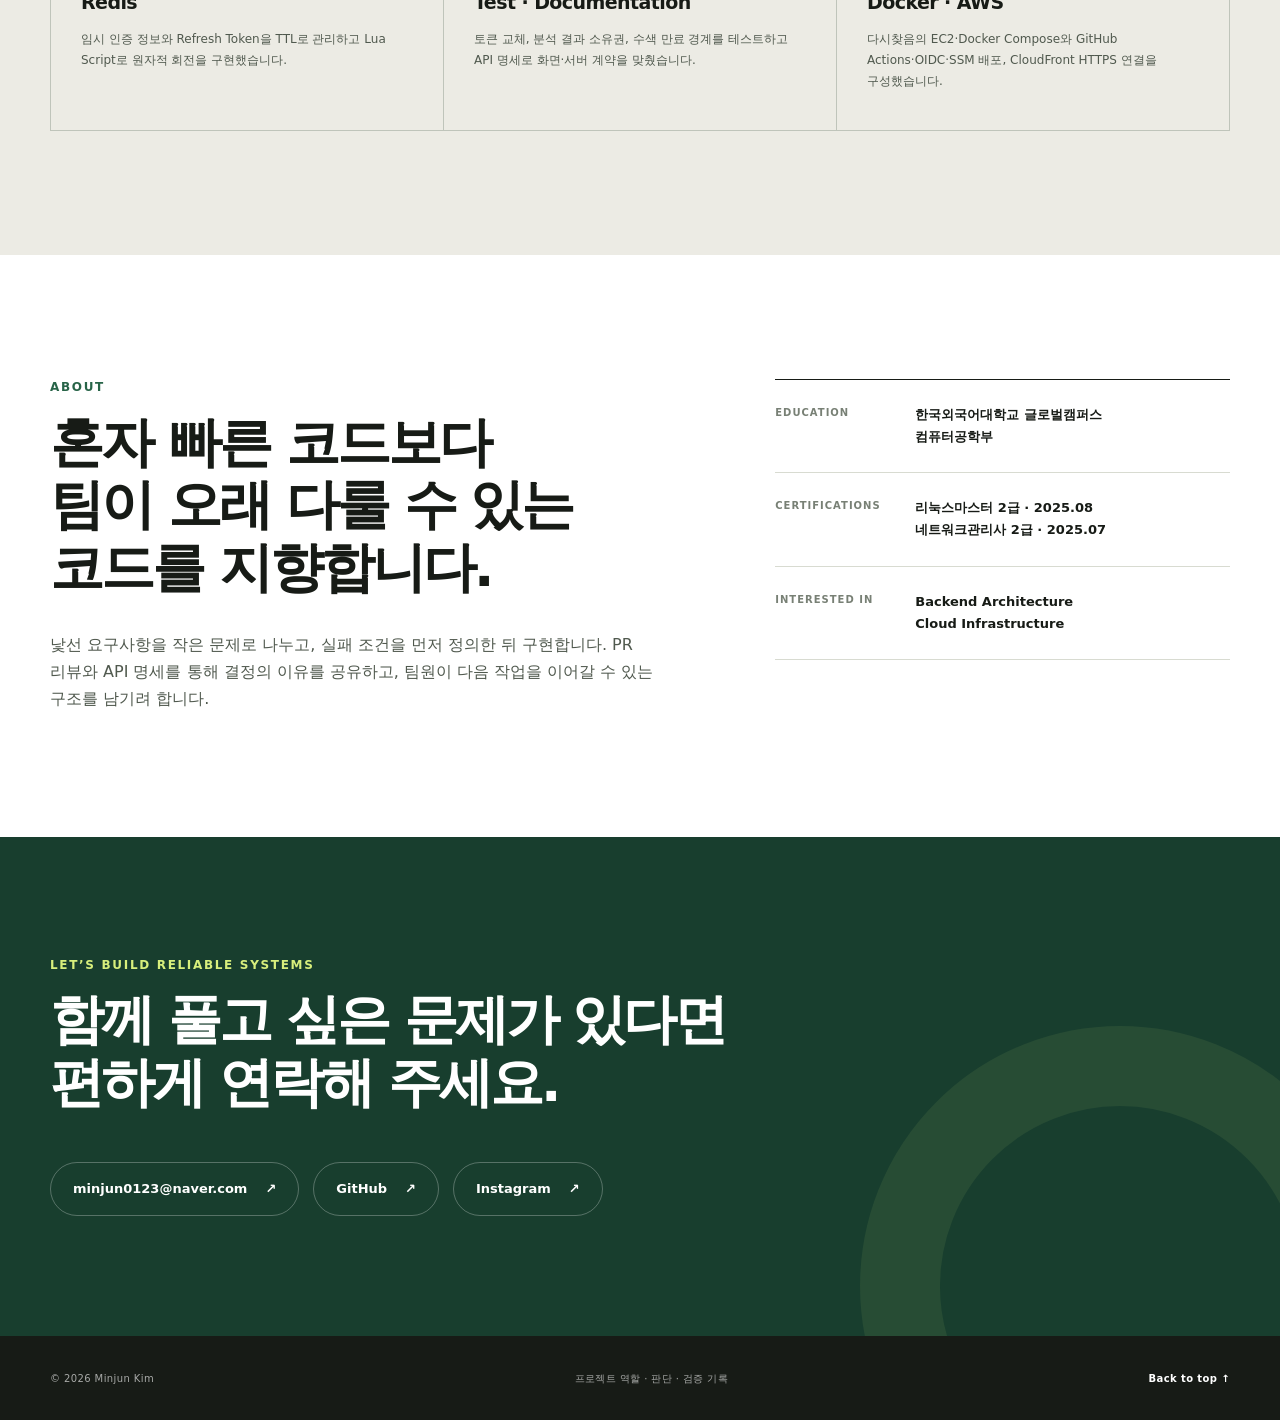
<file: single.html>
<!doctype html>
<html lang="ko">
<head>
  <meta charset="utf-8">
  <meta name="viewport" content="width=device-width, initial-scale=1">
  <meta http-equiv="refresh" content="0; url=./#projects">
  <link rel="canonical" href="https://nuj1min.github.io/#projects">
  <title>프로젝트 | 김민준</title>
</head>
<body>
  <p><a href="./#projects">프로젝트 섹션으로 이동합니다.</a></p>
</body>
</html>
</file>
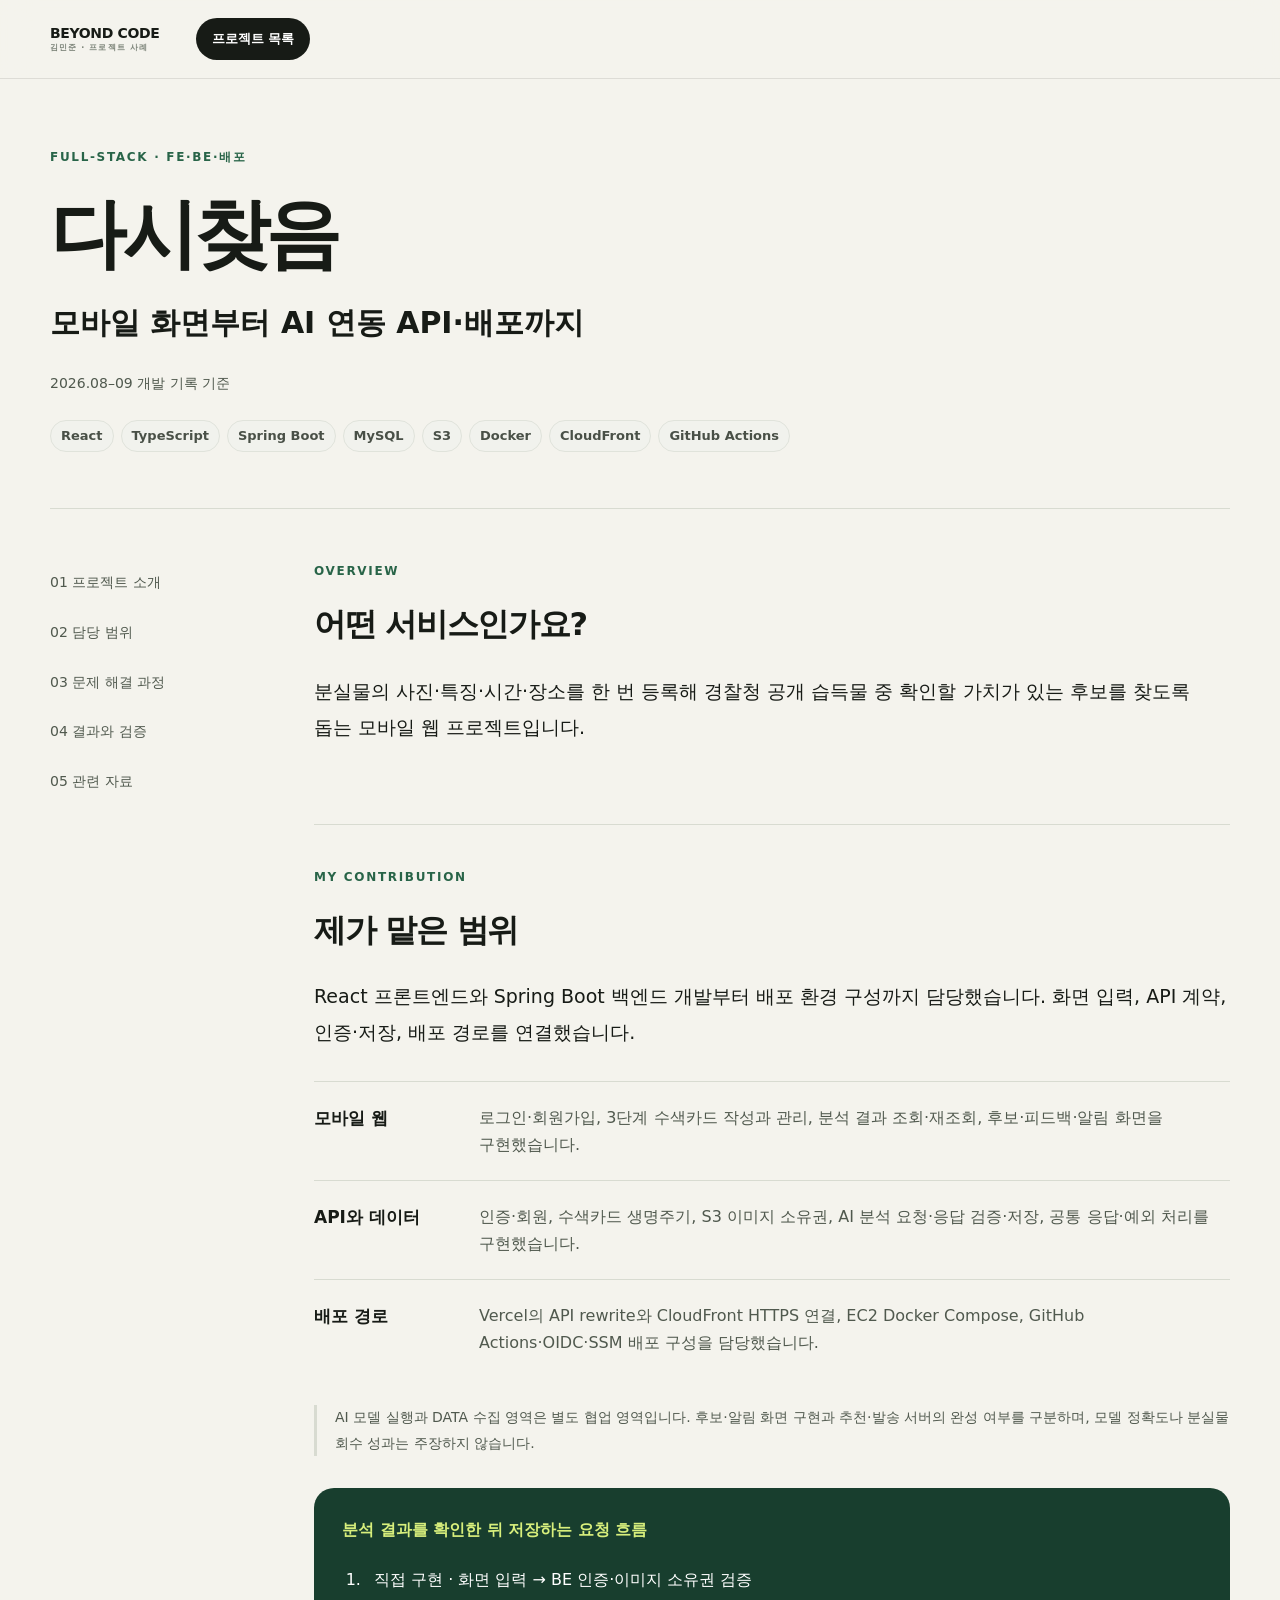
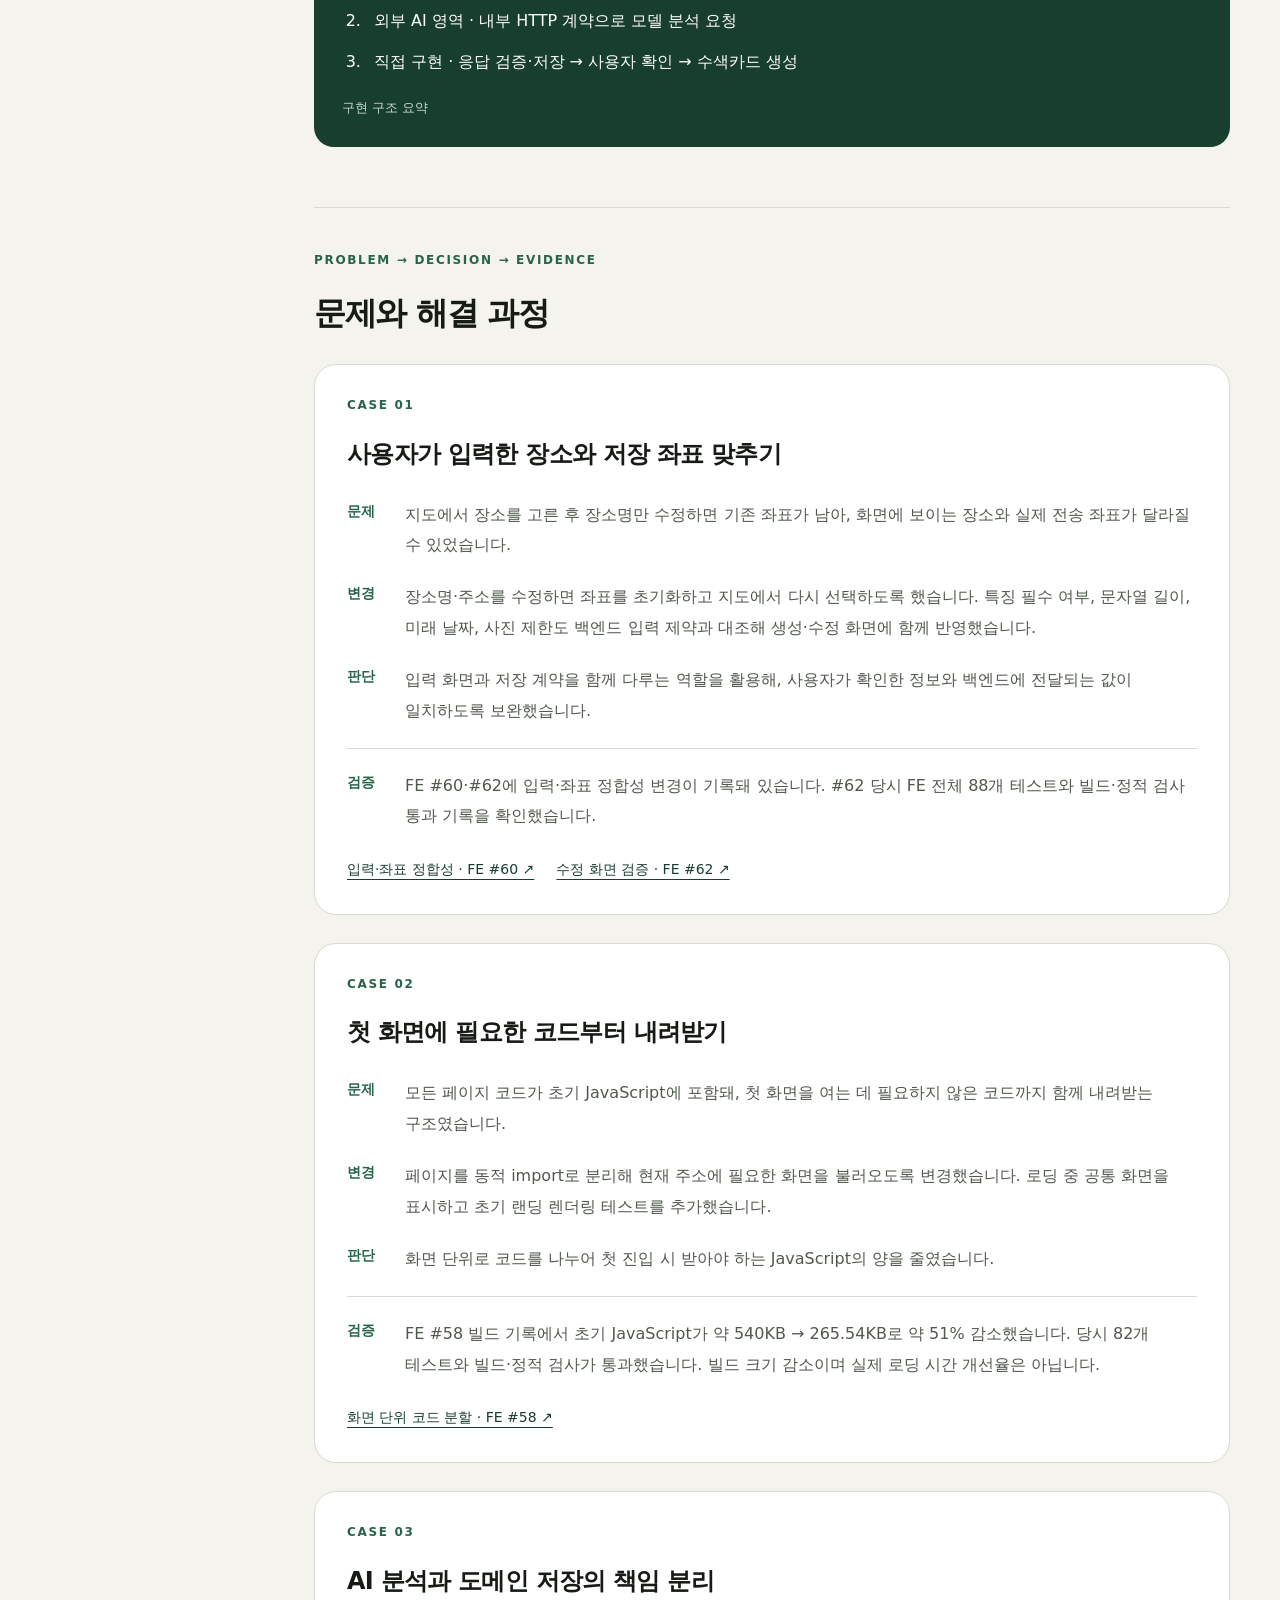
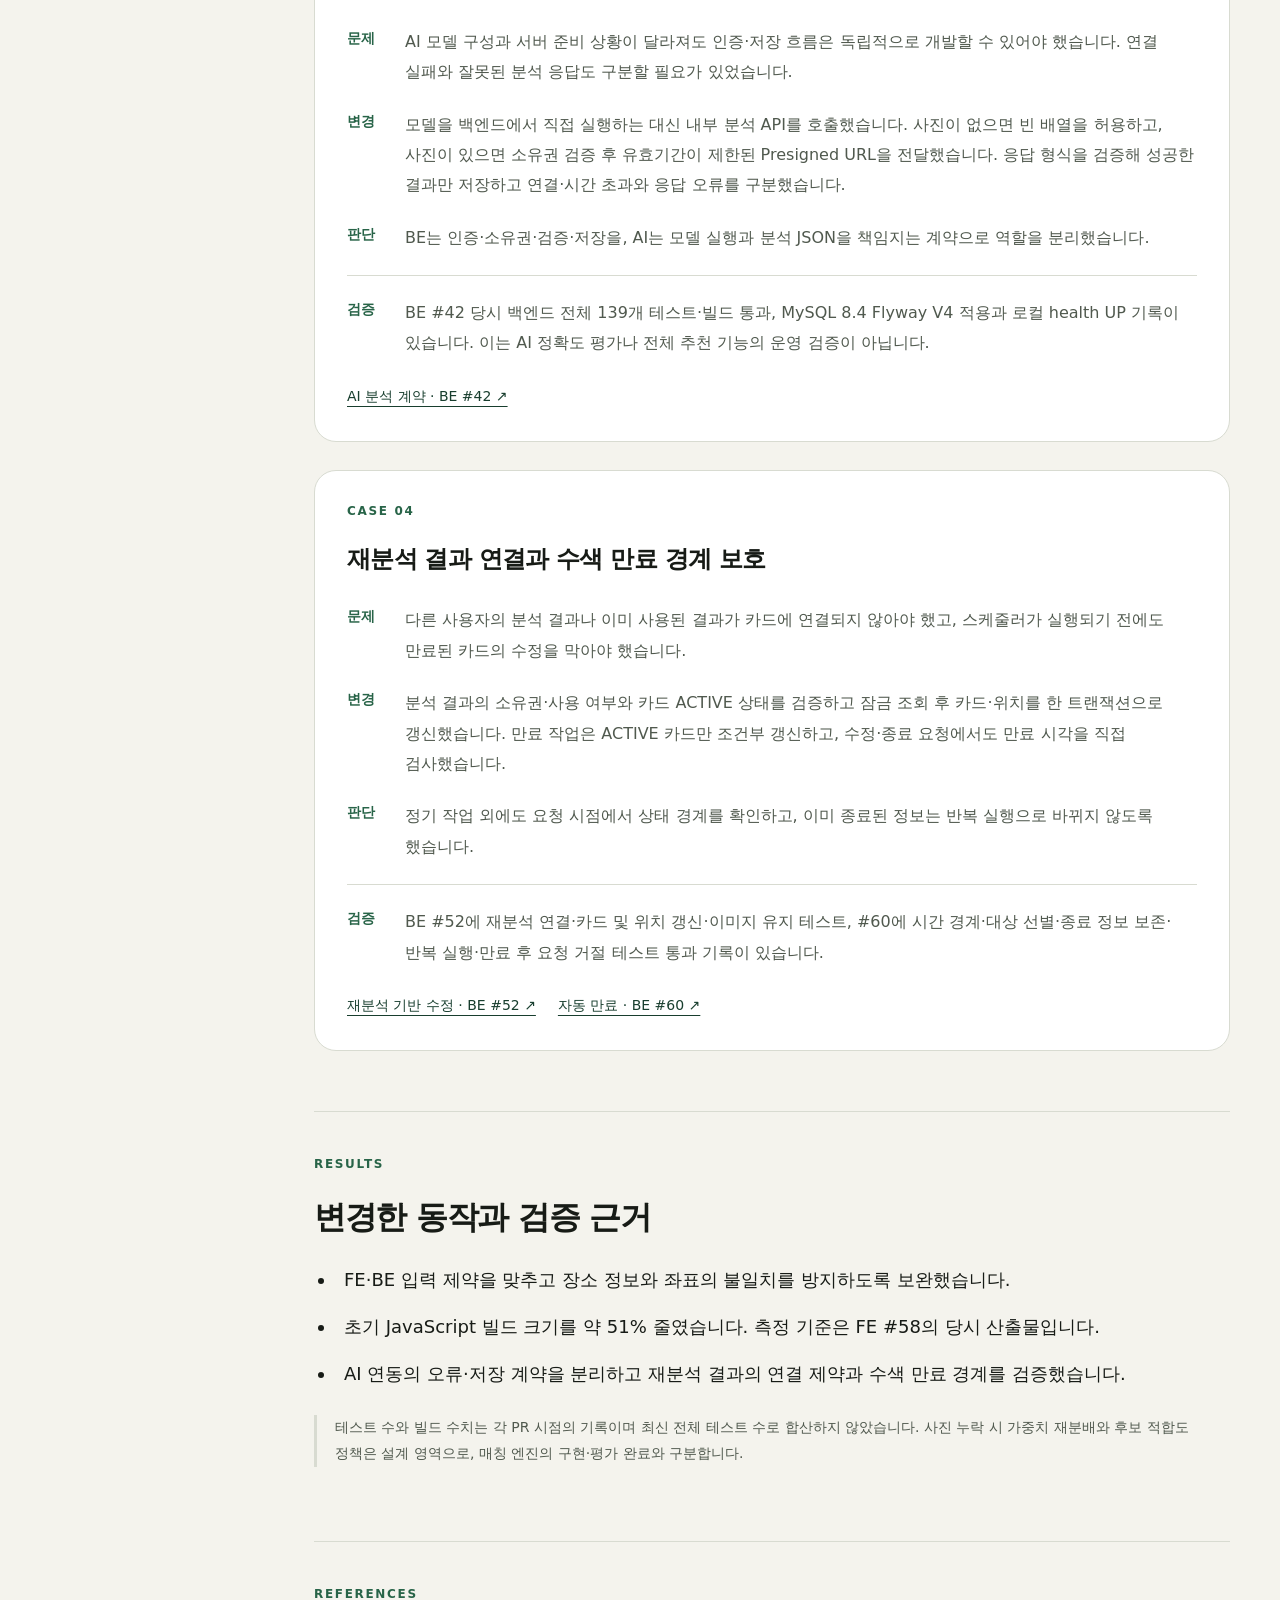
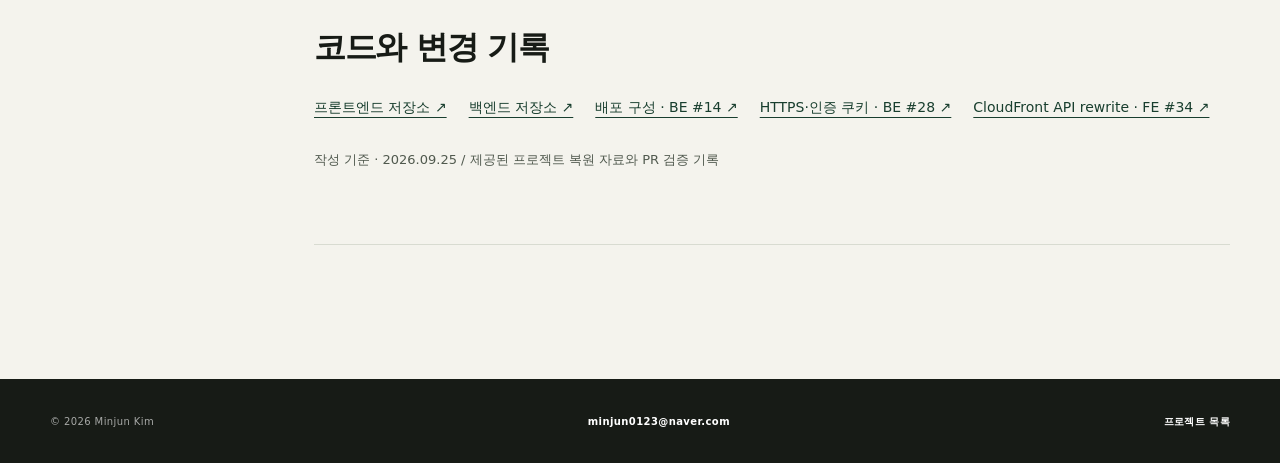
<file: projects/dasi-find.html>
<!doctype html>
<html lang="ko">
<head>
  <meta charset="utf-8"><meta name="viewport" content="width=device-width, initial-scale=1">
  <title>다시찾음 | 김민준 프로젝트 사례</title>
  <meta name="description" content="모바일 화면부터 AI 연동 API·배포까지. React 프론트엔드와 Spring Boot 백엔드 개발부터 배포 환경 구성까지 담당했습니다. 화면 입력, API 계약, 인증·저장, 배포 경로를 연결했습니다.">
  <meta name="theme-color" content="#183e2e">
  <link rel="canonical" href="https://nuj1min.github.io/projects/dasi-find.html">
  <link rel="stylesheet" href="../css/portfolio.css">
</head>
<body class="detail-page">
  <a class="skip-link" href="#main">본문으로 바로가기</a>
  <header class="site-header"><div class="container header-inner">
    <a class="brand" href="../index.html"><strong>BEYOND CODE</strong><span>김민준 · 프로젝트 사례</span></a>
    <a class="header-cta" href="../index.html#projects">프로젝트 목록</a>
  </div></header>
  <main id="main">
    <div class="container detail-hero">
      <p class="eyebrow">Full-stack · FE·BE·배포</p>
      <h1>다시찾음</h1><p class="detail-subtitle">모바일 화면부터 AI 연동 API·배포까지</p>
      <p class="case-period">2026.08–09 개발 기록 기준</p><ul class="tag-list" aria-label="기술 스택"><li>React</li><li>TypeScript</li><li>Spring Boot</li><li>MySQL</li><li>S3</li><li>Docker</li><li>CloudFront</li><li>GitHub Actions</li></ul>
    </div>
    <div class="container detail-layout">
      <nav class="case-toc" aria-label="프로젝트 목차">
        <a href="#overview">01 프로젝트 소개</a><a href="#ownership">02 담당 범위</a>
        <a href="#cases">03 문제 해결 과정</a><a href="#results">04 결과와 검증</a><a href="#resources">05 관련 자료</a>
      </nav>
      <div class="detail-content">
        <section id="overview"><p class="eyebrow">Overview</p><h2>어떤 서비스인가요?</h2>
          <p class="lead">분실물의 사진·특징·시간·장소를 한 번 등록해 경찰청 공개 습득물 중 확인할 가치가 있는 후보를 찾도록 돕는 모바일 웹 프로젝트입니다.</p></section>
        <section id="ownership"><p class="eyebrow">My contribution</p><h2>제가 맡은 범위</h2>
          <p class="lead">React 프론트엔드와 Spring Boot 백엔드 개발부터 배포 환경 구성까지 담당했습니다. 화면 입력, API 계약, 인증·저장, 배포 경로를 연결했습니다.</p><div class="scope-grid"><article><h3>모바일 웹</h3><p>로그인·회원가입, 3단계 수색카드 작성과 관리, 분석 결과 조회·재조회, 후보·피드백·알림 화면을 구현했습니다.</p></article><article><h3>API와 데이터</h3><p>인증·회원, 수색카드 생명주기, S3 이미지 소유권, AI 분석 요청·응답 검증·저장, 공통 응답·예외 처리를 구현했습니다.</p></article><article><h3>배포 경로</h3><p>Vercel의 API rewrite와 CloudFront HTTPS 연결, EC2 Docker Compose, GitHub Actions·OIDC·SSM 배포 구성을 담당했습니다.</p></article></div>
          <p class="scope-note">AI 모델 실행과 DATA 수집 영역은 별도 협업 영역입니다. 후보·알림 화면 구현과 추천·발송 서버의 완성 여부를 구분하며, 모델 정확도나 분실물 회수 성과는 주장하지 않습니다.</p>
          <figure class="flow-figure"><figcaption>분석 결과를 확인한 뒤 저장하는 요청 흐름</figcaption><ol><li>직접 구현 · 화면 입력 → BE 인증·이미지 소유권 검증</li><li>외부 AI 영역 · 내부 HTTP 계약으로 모델 분석 요청</li><li>직접 구현 · 응답 검증·저장 → 사용자 확인 → 수색카드 생성</li></ol><p>구현 구조 요약</p></figure>
        </section>
        <section id="cases"><p class="eyebrow">Problem → Decision → Evidence</p><h2>문제와 해결 과정</h2><article class="case-study" id="case-1">
          <p class="eyebrow">Case 01</p><h3>사용자가 입력한 장소와 저장 좌표 맞추기</h3>
          <dl class="case-breakdown">
            <div><dt>문제</dt><dd>지도에서 장소를 고른 후 장소명만 수정하면 기존 좌표가 남아, 화면에 보이는 장소와 실제 전송 좌표가 달라질 수 있었습니다.</dd></div>
            <div><dt>변경</dt><dd>장소명·주소를 수정하면 좌표를 초기화하고 지도에서 다시 선택하도록 했습니다. 특징 필수 여부, 문자열 길이, 미래 날짜, 사진 제한도 백엔드 입력 제약과 대조해 생성·수정 화면에 함께 반영했습니다.</dd></div>
            <div><dt>판단</dt><dd>입력 화면과 저장 계약을 함께 다루는 역할을 활용해, 사용자가 확인한 정보와 백엔드에 전달되는 값이 일치하도록 보완했습니다.</dd></div>
            <div class="verified"><dt>검증</dt><dd>FE #60·#62에 입력·좌표 정합성 변경이 기록돼 있습니다. #62 당시 FE 전체 88개 테스트와 빌드·정적 검사 통과 기록을 확인했습니다.</dd></div>
          </dl><div class="evidence-links"><a href="https://github.com/dasi-find/FE/pull/60" target="_blank" rel="noopener noreferrer">입력·좌표 정합성 · FE #60 ↗</a><a href="https://github.com/dasi-find/FE/pull/62" target="_blank" rel="noopener noreferrer">수정 화면 검증 · FE #62 ↗</a></div></article><article class="case-study" id="case-2">
          <p class="eyebrow">Case 02</p><h3>첫 화면에 필요한 코드부터 내려받기</h3>
          <dl class="case-breakdown">
            <div><dt>문제</dt><dd>모든 페이지 코드가 초기 JavaScript에 포함돼, 첫 화면을 여는 데 필요하지 않은 코드까지 함께 내려받는 구조였습니다.</dd></div>
            <div><dt>변경</dt><dd>페이지를 동적 import로 분리해 현재 주소에 필요한 화면을 불러오도록 변경했습니다. 로딩 중 공통 화면을 표시하고 초기 랜딩 렌더링 테스트를 추가했습니다.</dd></div>
            <div><dt>판단</dt><dd>화면 단위로 코드를 나누어 첫 진입 시 받아야 하는 JavaScript의 양을 줄였습니다.</dd></div>
            <div class="verified"><dt>검증</dt><dd>FE #58 빌드 기록에서 초기 JavaScript가 약 540KB → 265.54KB로 약 51% 감소했습니다. 당시 82개 테스트와 빌드·정적 검사가 통과했습니다. 빌드 크기 감소이며 실제 로딩 시간 개선율은 아닙니다.</dd></div>
          </dl><div class="evidence-links"><a href="https://github.com/dasi-find/FE/pull/58" target="_blank" rel="noopener noreferrer">화면 단위 코드 분할 · FE #58 ↗</a></div></article><article class="case-study" id="case-3">
          <p class="eyebrow">Case 03</p><h3>AI 분석과 도메인 저장의 책임 분리</h3>
          <dl class="case-breakdown">
            <div><dt>문제</dt><dd>AI 모델 구성과 서버 준비 상황이 달라져도 인증·저장 흐름은 독립적으로 개발할 수 있어야 했습니다. 연결 실패와 잘못된 분석 응답도 구분할 필요가 있었습니다.</dd></div>
            <div><dt>변경</dt><dd>모델을 백엔드에서 직접 실행하는 대신 내부 분석 API를 호출했습니다. 사진이 없으면 빈 배열을 허용하고, 사진이 있으면 소유권 검증 후 유효기간이 제한된 Presigned URL을 전달했습니다. 응답 형식을 검증해 성공한 결과만 저장하고 연결·시간 초과와 응답 오류를 구분했습니다.</dd></div>
            <div><dt>판단</dt><dd>BE는 인증·소유권·검증·저장을, AI는 모델 실행과 분석 JSON을 책임지는 계약으로 역할을 분리했습니다.</dd></div>
            <div class="verified"><dt>검증</dt><dd>BE #42 당시 백엔드 전체 139개 테스트·빌드 통과, MySQL 8.4 Flyway V4 적용과 로컬 health UP 기록이 있습니다. 이는 AI 정확도 평가나 전체 추천 기능의 운영 검증이 아닙니다.</dd></div>
          </dl><div class="evidence-links"><a href="https://github.com/dasi-find/BE/pull/42" target="_blank" rel="noopener noreferrer">AI 분석 계약 · BE #42 ↗</a></div></article><article class="case-study" id="case-4">
          <p class="eyebrow">Case 04</p><h3>재분석 결과 연결과 수색 만료 경계 보호</h3>
          <dl class="case-breakdown">
            <div><dt>문제</dt><dd>다른 사용자의 분석 결과나 이미 사용된 결과가 카드에 연결되지 않아야 했고, 스케줄러가 실행되기 전에도 만료된 카드의 수정을 막아야 했습니다.</dd></div>
            <div><dt>변경</dt><dd>분석 결과의 소유권·사용 여부와 카드 ACTIVE 상태를 검증하고 잠금 조회 후 카드·위치를 한 트랜잭션으로 갱신했습니다. 만료 작업은 ACTIVE 카드만 조건부 갱신하고, 수정·종료 요청에서도 만료 시각을 직접 검사했습니다.</dd></div>
            <div><dt>판단</dt><dd>정기 작업 외에도 요청 시점에서 상태 경계를 확인하고, 이미 종료된 정보는 반복 실행으로 바뀌지 않도록 했습니다.</dd></div>
            <div class="verified"><dt>검증</dt><dd>BE #52에 재분석 연결·카드 및 위치 갱신·이미지 유지 테스트, #60에 시간 경계·대상 선별·종료 정보 보존·반복 실행·만료 후 요청 거절 테스트 통과 기록이 있습니다.</dd></div>
          </dl><div class="evidence-links"><a href="https://github.com/dasi-find/BE/pull/52" target="_blank" rel="noopener noreferrer">재분석 기반 수정 · BE #52 ↗</a><a href="https://github.com/dasi-find/BE/pull/60" target="_blank" rel="noopener noreferrer">자동 만료 · BE #60 ↗</a></div></article></section>
        <section id="results"><p class="eyebrow">Results</p><h2>변경한 동작과 검증 근거</h2>
          <ul class="result-list"><li>FE·BE 입력 제약을 맞추고 장소 정보와 좌표의 불일치를 방지하도록 보완했습니다.</li><li>초기 JavaScript 빌드 크기를 약 51% 줄였습니다. 측정 기준은 FE #58의 당시 산출물입니다.</li><li>AI 연동의 오류·저장 계약을 분리하고 재분석 결과의 연결 제약과 수색 만료 경계를 검증했습니다.</li></ul><p class="scope-note">테스트 수와 빌드 수치는 각 PR 시점의 기록이며 최신 전체 테스트 수로 합산하지 않았습니다. 사진 누락 시 가중치 재분배와 후보 적합도 정책은 설계 영역으로, 매칭 엔진의 구현·평가 완료와 구분합니다.</p>
        </section>
        <section id="resources"><p class="eyebrow">References</p><h2>코드와 변경 기록</h2><div class="evidence-links"><a href="https://github.com/dasi-find/FE" target="_blank" rel="noopener noreferrer">프론트엔드 저장소 ↗</a><a href="https://github.com/dasi-find/BE" target="_blank" rel="noopener noreferrer">백엔드 저장소 ↗</a><a href="https://github.com/dasi-find/BE/pull/14" target="_blank" rel="noopener noreferrer">배포 구성 · BE #14 ↗</a><a href="https://github.com/dasi-find/BE/pull/28" target="_blank" rel="noopener noreferrer">HTTPS·인증 쿠키 · BE #28 ↗</a><a href="https://github.com/dasi-find/FE/pull/34" target="_blank" rel="noopener noreferrer">CloudFront API rewrite · FE #34 ↗</a></div>
          <p class="source-date">작성 기준 · 2026.09.25 / 제공된 프로젝트 복원 자료와 PR 검증 기록</p>
        </section>
      </div>
    </div>
  </main>
  <footer class="site-footer"><div class="container footer-inner"><span>© 2026 Minjun Kim</span><a href="mailto:minjun0123@naver.com">minjun0123@naver.com</a><a href="../index.html#projects">프로젝트 목록</a></div></footer>
</body>
</html>
</file>
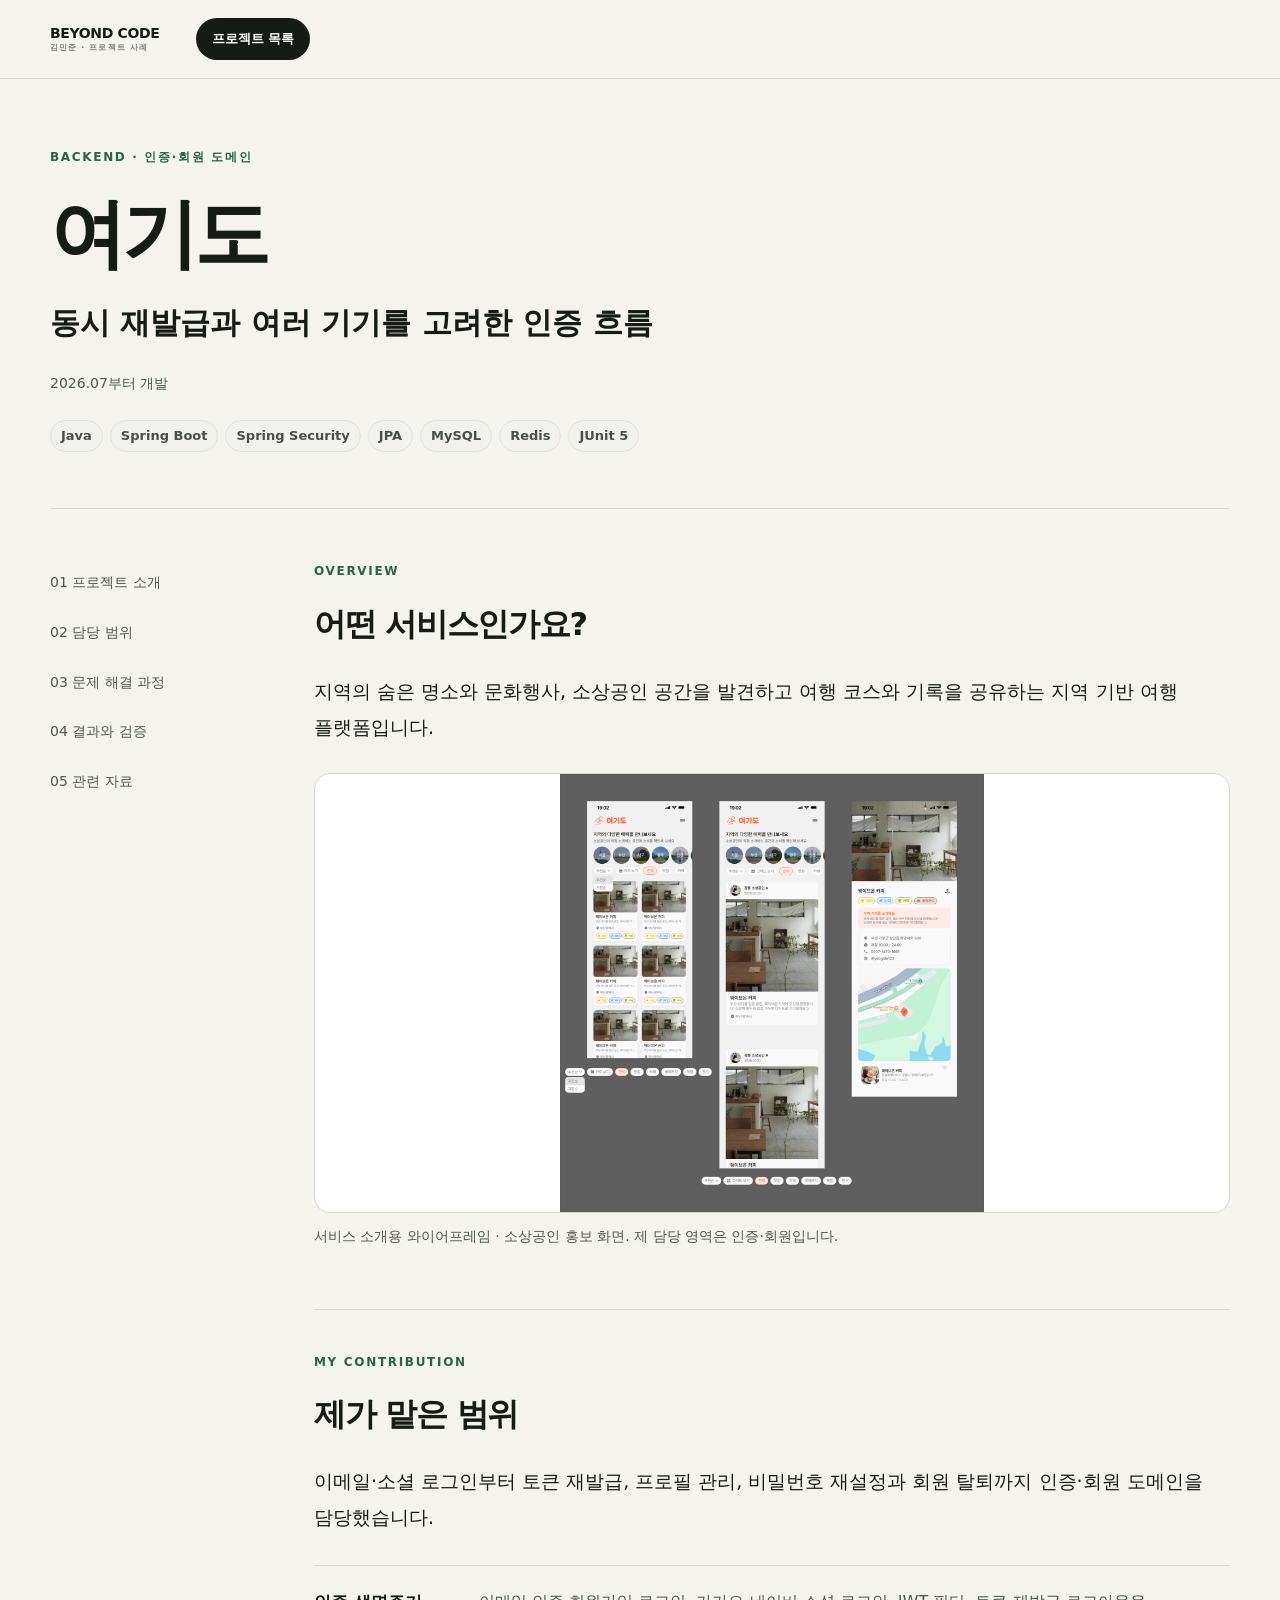
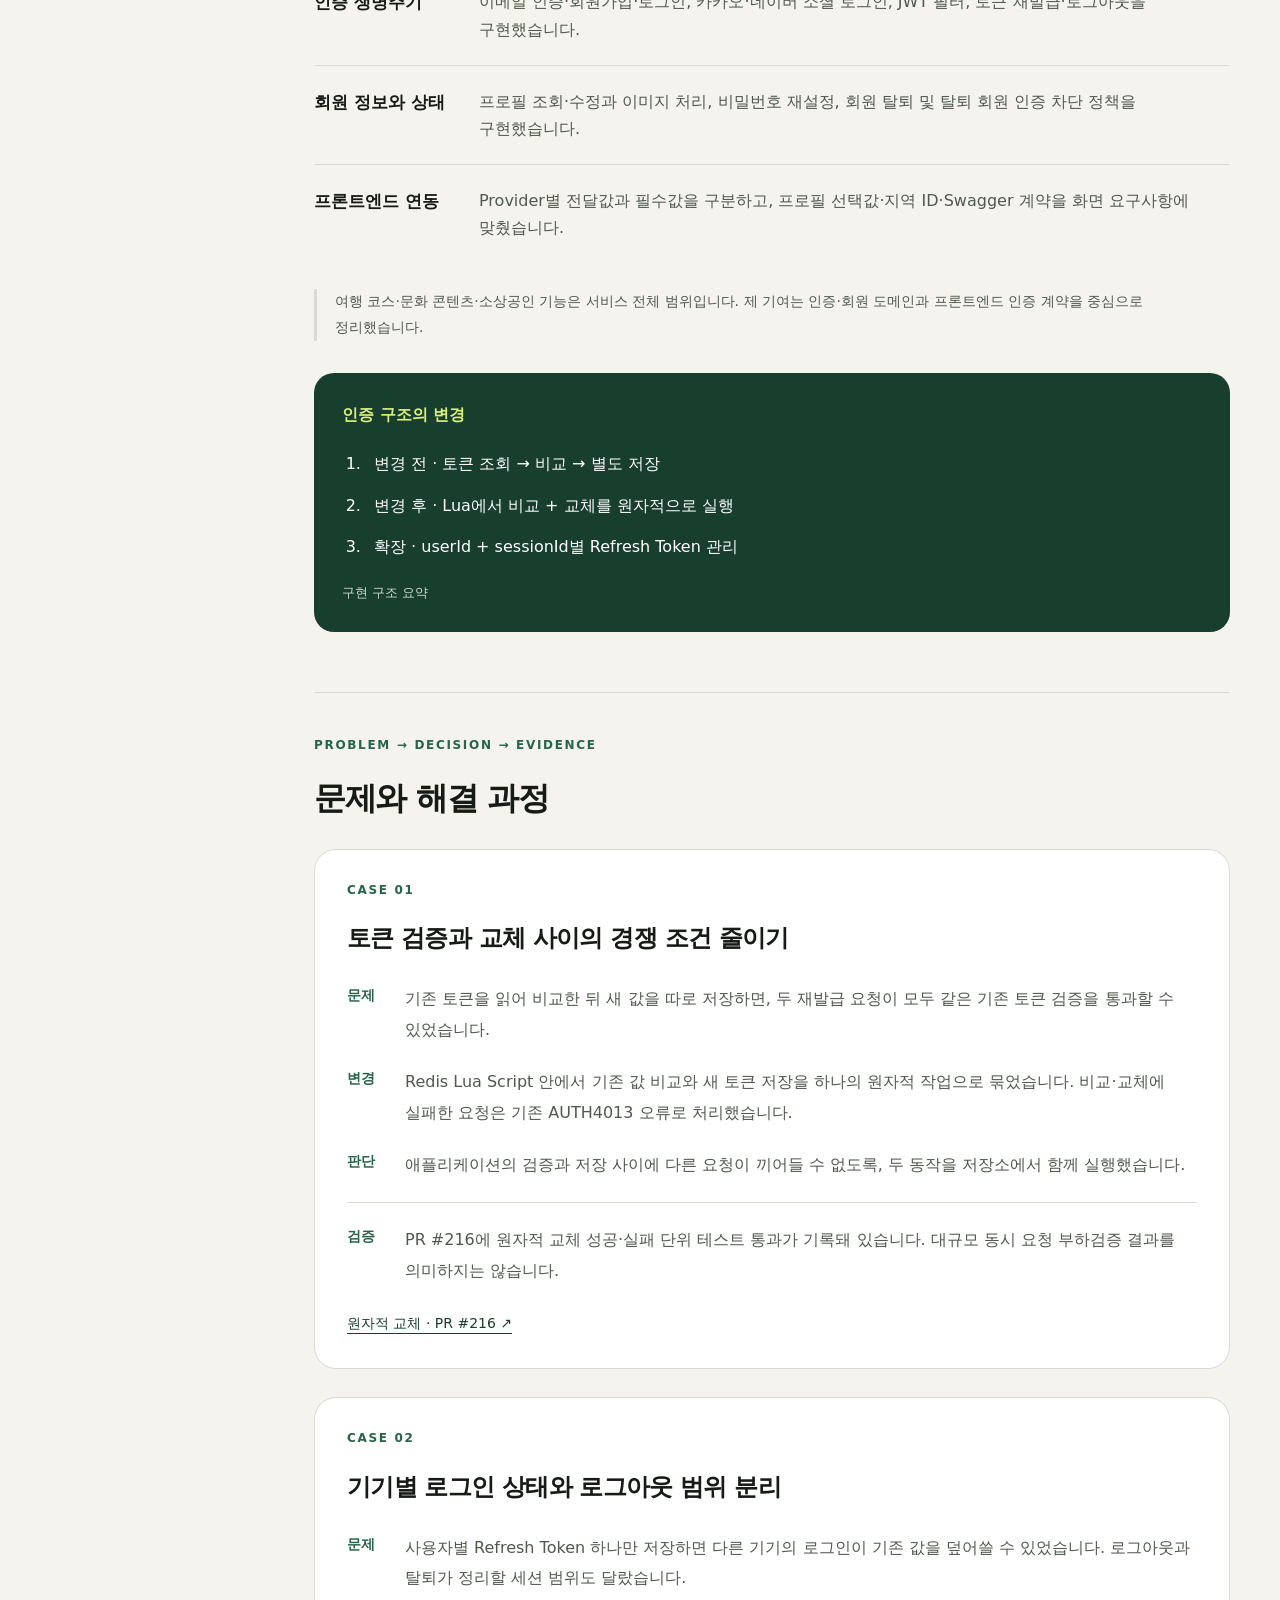
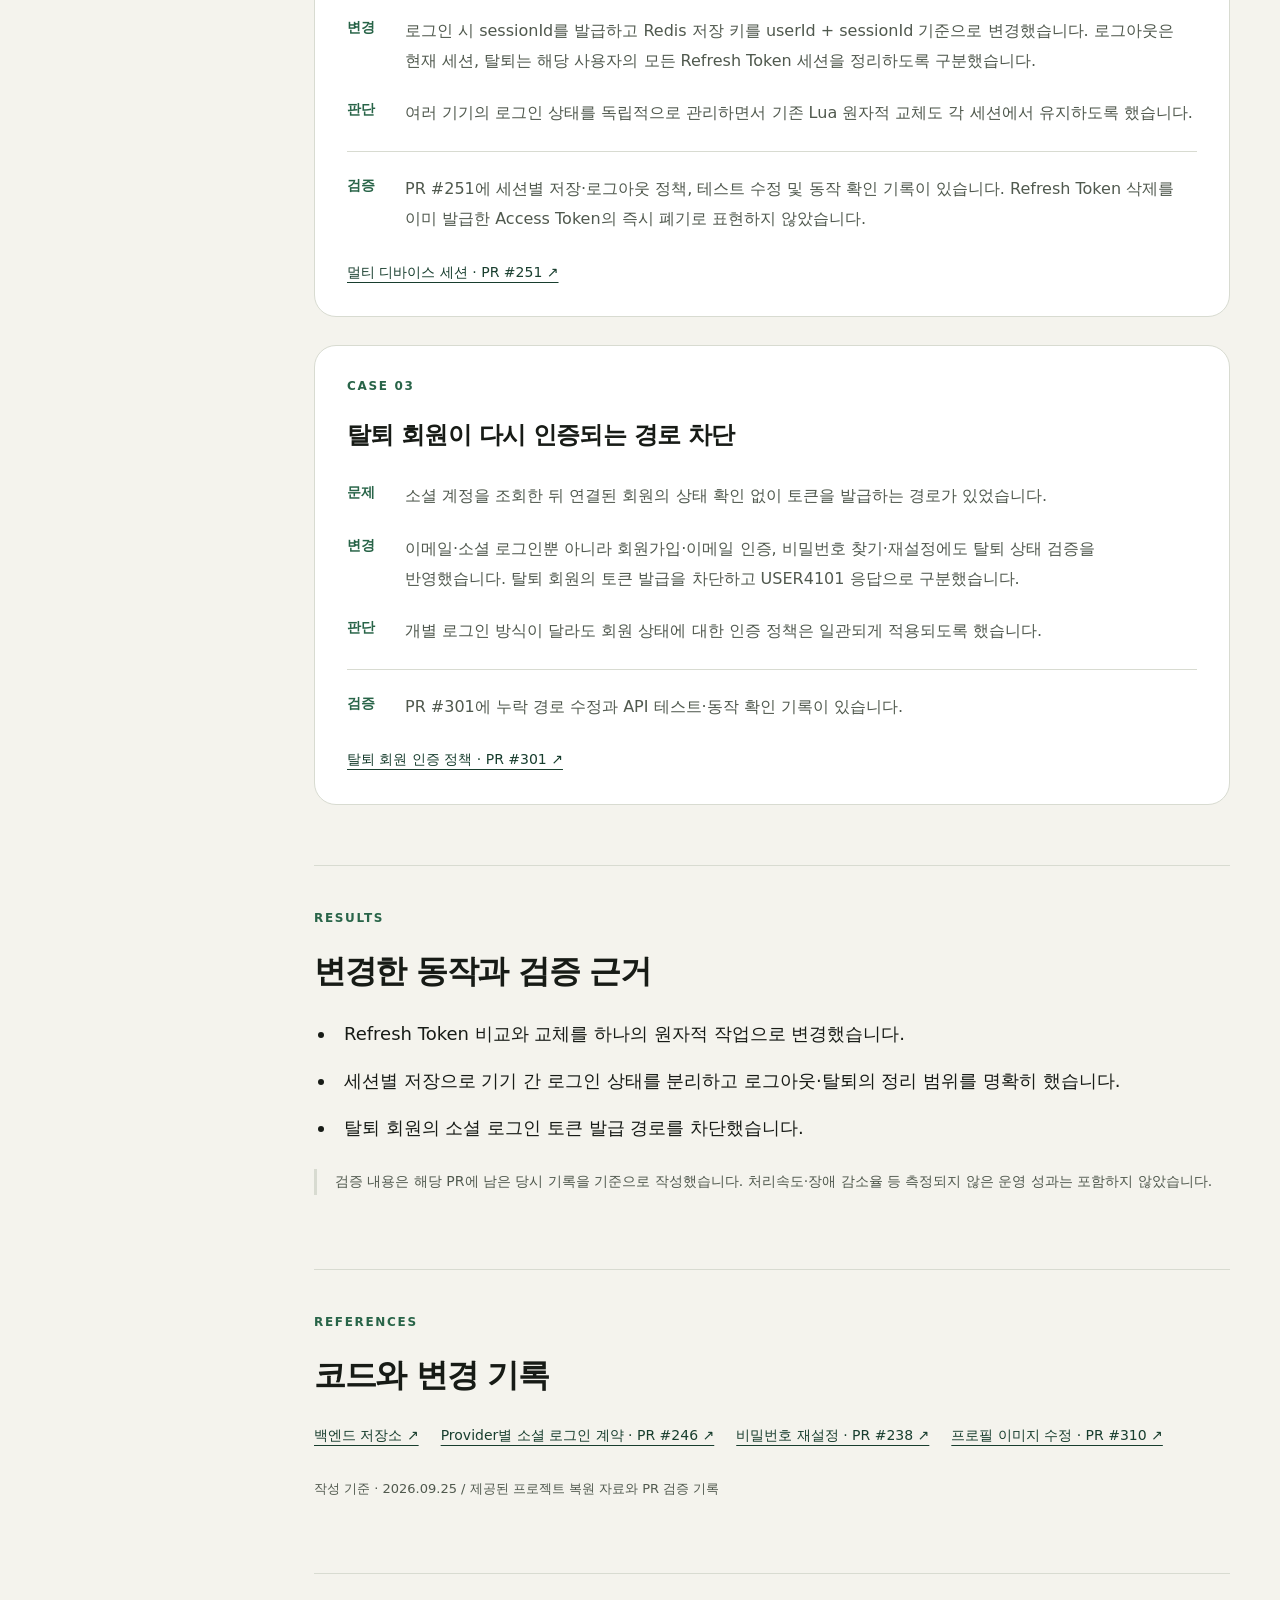
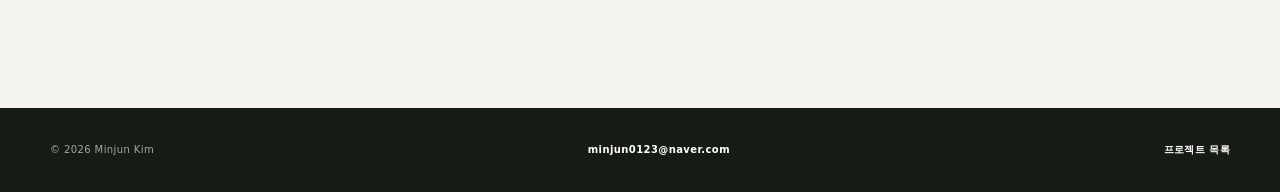
<file: projects/yeogido.html>
<!doctype html>
<html lang="ko">
<head>
  <meta charset="utf-8"><meta name="viewport" content="width=device-width, initial-scale=1">
  <title>여기도 | 김민준 프로젝트 사례</title>
  <meta name="description" content="동시 재발급과 여러 기기를 고려한 인증 흐름. 이메일·소셜 로그인부터 토큰 재발급, 프로필 관리, 비밀번호 재설정과 회원 탈퇴까지 인증·회원 도메인을 담당했습니다.">
  <meta name="theme-color" content="#183e2e">
  <link rel="canonical" href="https://nuj1min.github.io/projects/yeogido.html">
  <link rel="stylesheet" href="../css/portfolio.css">
</head>
<body class="detail-page">
  <a class="skip-link" href="#main">본문으로 바로가기</a>
  <header class="site-header"><div class="container header-inner">
    <a class="brand" href="../index.html"><strong>BEYOND CODE</strong><span>김민준 · 프로젝트 사례</span></a>
    <a class="header-cta" href="../index.html#projects">프로젝트 목록</a>
  </div></header>
  <main id="main">
    <div class="container detail-hero">
      <p class="eyebrow">Backend · 인증·회원 도메인</p>
      <h1>여기도</h1><p class="detail-subtitle">동시 재발급과 여러 기기를 고려한 인증 흐름</p>
      <p class="case-period">2026.07부터 개발</p><ul class="tag-list" aria-label="기술 스택"><li>Java</li><li>Spring Boot</li><li>Spring Security</li><li>JPA</li><li>MySQL</li><li>Redis</li><li>JUnit 5</li></ul>
    </div>
    <div class="container detail-layout">
      <nav class="case-toc" aria-label="프로젝트 목차">
        <a href="#overview">01 프로젝트 소개</a><a href="#ownership">02 담당 범위</a>
        <a href="#cases">03 문제 해결 과정</a><a href="#results">04 결과와 검증</a><a href="#resources">05 관련 자료</a>
      </nav>
      <div class="detail-content">
        <section id="overview"><p class="eyebrow">Overview</p><h2>어떤 서비스인가요?</h2>
          <p class="lead">지역의 숨은 명소와 문화행사, 소상공인 공간을 발견하고 여행 코스와 기록을 공유하는 지역 기반 여행 플랫폼입니다.</p><figure class="service-figure"><img src="../images/yeogido-preview.jpg" width="1600" height="1512" alt="여기도 소상공인 홍보 기능 와이어프레임" loading="lazy"><figcaption>서비스 소개용 와이어프레임 · 소상공인 홍보 화면. 제 담당 영역은 인증·회원입니다.</figcaption></figure></section>
        <section id="ownership"><p class="eyebrow">My contribution</p><h2>제가 맡은 범위</h2>
          <p class="lead">이메일·소셜 로그인부터 토큰 재발급, 프로필 관리, 비밀번호 재설정과 회원 탈퇴까지 인증·회원 도메인을 담당했습니다.</p><div class="scope-grid"><article><h3>인증 생명주기</h3><p>이메일 인증·회원가입·로그인, 카카오·네이버 소셜 로그인, JWT 필터, 토큰 재발급·로그아웃을 구현했습니다.</p></article><article><h3>회원 정보와 상태</h3><p>프로필 조회·수정과 이미지 처리, 비밀번호 재설정, 회원 탈퇴 및 탈퇴 회원 인증 차단 정책을 구현했습니다.</p></article><article><h3>프론트엔드 연동</h3><p>Provider별 전달값과 필수값을 구분하고, 프로필 선택값·지역 ID·Swagger 계약을 화면 요구사항에 맞췄습니다.</p></article></div>
          <p class="scope-note">여행 코스·문화 콘텐츠·소상공인 기능은 서비스 전체 범위입니다. 제 기여는 인증·회원 도메인과 프론트엔드 인증 계약을 중심으로 정리했습니다.</p>
          <figure class="flow-figure"><figcaption>인증 구조의 변경</figcaption><ol><li>변경 전 · 토큰 조회 → 비교 → 별도 저장</li><li>변경 후 · Lua에서 비교 + 교체를 원자적으로 실행</li><li>확장 · userId + sessionId별 Refresh Token 관리</li></ol><p>구현 구조 요약</p></figure>
        </section>
        <section id="cases"><p class="eyebrow">Problem → Decision → Evidence</p><h2>문제와 해결 과정</h2><article class="case-study" id="case-1">
          <p class="eyebrow">Case 01</p><h3>토큰 검증과 교체 사이의 경쟁 조건 줄이기</h3>
          <dl class="case-breakdown">
            <div><dt>문제</dt><dd>기존 토큰을 읽어 비교한 뒤 새 값을 따로 저장하면, 두 재발급 요청이 모두 같은 기존 토큰 검증을 통과할 수 있었습니다.</dd></div>
            <div><dt>변경</dt><dd>Redis Lua Script 안에서 기존 값 비교와 새 토큰 저장을 하나의 원자적 작업으로 묶었습니다. 비교·교체에 실패한 요청은 기존 AUTH4013 오류로 처리했습니다.</dd></div>
            <div><dt>판단</dt><dd>애플리케이션의 검증과 저장 사이에 다른 요청이 끼어들 수 없도록, 두 동작을 저장소에서 함께 실행했습니다.</dd></div>
            <div class="verified"><dt>검증</dt><dd>PR #216에 원자적 교체 성공·실패 단위 테스트 통과가 기록돼 있습니다. 대규모 동시 요청 부하검증 결과를 의미하지는 않습니다.</dd></div>
          </dl><div class="evidence-links"><a href="https://github.com/yeogido/backend/pull/216" target="_blank" rel="noopener noreferrer">원자적 교체 · PR #216 ↗</a></div></article><article class="case-study" id="case-2">
          <p class="eyebrow">Case 02</p><h3>기기별 로그인 상태와 로그아웃 범위 분리</h3>
          <dl class="case-breakdown">
            <div><dt>문제</dt><dd>사용자별 Refresh Token 하나만 저장하면 다른 기기의 로그인이 기존 값을 덮어쓸 수 있었습니다. 로그아웃과 탈퇴가 정리할 세션 범위도 달랐습니다.</dd></div>
            <div><dt>변경</dt><dd>로그인 시 sessionId를 발급하고 Redis 저장 키를 userId + sessionId 기준으로 변경했습니다. 로그아웃은 현재 세션, 탈퇴는 해당 사용자의 모든 Refresh Token 세션을 정리하도록 구분했습니다.</dd></div>
            <div><dt>판단</dt><dd>여러 기기의 로그인 상태를 독립적으로 관리하면서 기존 Lua 원자적 교체도 각 세션에서 유지하도록 했습니다.</dd></div>
            <div class="verified"><dt>검증</dt><dd>PR #251에 세션별 저장·로그아웃 정책, 테스트 수정 및 동작 확인 기록이 있습니다. Refresh Token 삭제를 이미 발급한 Access Token의 즉시 폐기로 표현하지 않았습니다.</dd></div>
          </dl><div class="evidence-links"><a href="https://github.com/yeogido/backend/pull/251" target="_blank" rel="noopener noreferrer">멀티 디바이스 세션 · PR #251 ↗</a></div></article><article class="case-study" id="case-3">
          <p class="eyebrow">Case 03</p><h3>탈퇴 회원이 다시 인증되는 경로 차단</h3>
          <dl class="case-breakdown">
            <div><dt>문제</dt><dd>소셜 계정을 조회한 뒤 연결된 회원의 상태 확인 없이 토큰을 발급하는 경로가 있었습니다.</dd></div>
            <div><dt>변경</dt><dd>이메일·소셜 로그인뿐 아니라 회원가입·이메일 인증, 비밀번호 찾기·재설정에도 탈퇴 상태 검증을 반영했습니다. 탈퇴 회원의 토큰 발급을 차단하고 USER4101 응답으로 구분했습니다.</dd></div>
            <div><dt>판단</dt><dd>개별 로그인 방식이 달라도 회원 상태에 대한 인증 정책은 일관되게 적용되도록 했습니다.</dd></div>
            <div class="verified"><dt>검증</dt><dd>PR #301에 누락 경로 수정과 API 테스트·동작 확인 기록이 있습니다.</dd></div>
          </dl><div class="evidence-links"><a href="https://github.com/yeogido/backend/pull/301" target="_blank" rel="noopener noreferrer">탈퇴 회원 인증 정책 · PR #301 ↗</a></div></article></section>
        <section id="results"><p class="eyebrow">Results</p><h2>변경한 동작과 검증 근거</h2>
          <ul class="result-list"><li>Refresh Token 비교와 교체를 하나의 원자적 작업으로 변경했습니다.</li><li>세션별 저장으로 기기 간 로그인 상태를 분리하고 로그아웃·탈퇴의 정리 범위를 명확히 했습니다.</li><li>탈퇴 회원의 소셜 로그인 토큰 발급 경로를 차단했습니다.</li></ul><p class="scope-note">검증 내용은 해당 PR에 남은 당시 기록을 기준으로 작성했습니다. 처리속도·장애 감소율 등 측정되지 않은 운영 성과는 포함하지 않았습니다.</p>
        </section>
        <section id="resources"><p class="eyebrow">References</p><h2>코드와 변경 기록</h2><div class="evidence-links"><a href="https://github.com/yeogido/backend" target="_blank" rel="noopener noreferrer">백엔드 저장소 ↗</a><a href="https://github.com/yeogido/backend/pull/246" target="_blank" rel="noopener noreferrer">Provider별 소셜 로그인 계약 · PR #246 ↗</a><a href="https://github.com/yeogido/backend/pull/238" target="_blank" rel="noopener noreferrer">비밀번호 재설정 · PR #238 ↗</a><a href="https://github.com/yeogido/backend/pull/310" target="_blank" rel="noopener noreferrer">프로필 이미지 수정 · PR #310 ↗</a></div>
          <p class="source-date">작성 기준 · 2026.09.25 / 제공된 프로젝트 복원 자료와 PR 검증 기록</p>
        </section>
      </div>
    </div>
  </main>
  <footer class="site-footer"><div class="container footer-inner"><span>© 2026 Minjun Kim</span><a href="mailto:minjun0123@naver.com">minjun0123@naver.com</a><a href="../index.html#projects">프로젝트 목록</a></div></footer>
</body>
</html>
</file>
<file: css/portfolio.css>
:root {
  --ink: #171b16;
  --ink-soft: #50594e;
  --paper: #f4f3ed;
  --surface: #ffffff;
  --line: #d8dbd1;
  --green: #286448;
  --green-deep: #183e2e;
  --lime: #d8ef7c;
  --orange: #ff7048;
  --orange-soft: #fff0e9;
  --blue: #466fe8;
  --shadow: 0 24px 70px rgba(25, 38, 26, 0.1);
  --radius-lg: 32px;
  --radius-md: 22px;
  --container: 1180px;
}

*,
*::before,
*::after {
  box-sizing: border-box;
}

html {
  scroll-behavior: smooth;
  scroll-padding-top: 92px;
}

body {
  margin: 0;
  color: var(--ink);
  background: var(--paper);
  font-family: Pretendard, "Noto Sans KR", "Apple SD Gothic Neo", Inter, system-ui, -apple-system, BlinkMacSystemFont, "Segoe UI", sans-serif;
  font-size: 16px;
  line-height: 1.7;
  word-break: keep-all;
  -webkit-font-smoothing: antialiased;
}

img {
  display: block;
  max-width: 100%;
}

a {
  color: inherit;
  text-decoration: none;
}

button,
a {
  -webkit-tap-highlight-color: transparent;
}

:focus-visible {
  outline: 3px solid var(--blue);
  outline-offset: 4px;
}

.skip-link {
  position: fixed;
  top: 12px;
  left: 12px;
  z-index: 999;
  padding: 10px 16px;
  color: #fff;
  background: var(--ink);
  border-radius: 8px;
  transform: translateY(-160%);
  transition: transform 0.2s ease;
}

.skip-link:focus {
  transform: translateY(0);
}

.container {
  width: min(var(--container), calc(100% - 48px));
  margin-inline: auto;
}

.site-header {
  position: sticky;
  top: 0;
  z-index: 100;
  border-bottom: 1px solid rgba(23, 27, 22, 0.1);
  background: rgba(244, 243, 237, 0.9);
  backdrop-filter: blur(16px);
}

.header-inner {
  display: flex;
  min-height: 78px;
  align-items: center;
  gap: 36px;
}

.brand {
  display: grid;
  gap: 1px;
}

.brand strong {
  font-size: 14px;
  font-weight: 900;
  letter-spacing: -0.025em;
  line-height: 1.2;
}

.brand span {
  color: #7b8378;
  font-size: 8px;
  font-weight: 800;
  letter-spacing: 0.14em;
  line-height: 1.4;
}

.site-nav {
  display: flex;
  margin-left: auto;
  align-items: center;
  gap: 30px;
}

.site-nav a {
  position: relative;
  color: var(--ink-soft);
  font-size: 14px;
  font-weight: 650;
}

.site-nav a::after {
  position: absolute;
  right: 0;
  bottom: -6px;
  left: 0;
  height: 2px;
  background: var(--ink);
  content: "";
  transform: scaleX(0);
  transform-origin: left;
  transition: transform 0.2s ease;
}

.site-nav a:hover::after,
.site-nav a:focus-visible::after {
  transform: scaleX(1);
}

.header-cta {
  display: inline-flex;
  padding: 10px 16px;
  align-items: center;
  gap: 8px;
  color: #fff;
  background: var(--ink);
  border-radius: 999px;
  font-size: 13px;
  font-weight: 750;
  transition: transform 0.2s ease, background 0.2s ease;
}

.header-cta:hover {
  background: var(--green);
  transform: translateY(-2px);
}

.hero {
  position: relative;
  overflow: hidden;
  padding: 104px 0 92px;
}

.hero::before {
  position: absolute;
  top: -180px;
  left: -140px;
  width: 500px;
  height: 500px;
  background: rgba(216, 239, 124, 0.28);
  border-radius: 50%;
  content: "";
  filter: blur(8px);
}

.hero-grid {
  position: absolute;
  inset: 0;
  opacity: 0.35;
  background-image: linear-gradient(rgba(23, 27, 22, 0.07) 1px, transparent 1px), linear-gradient(90deg, rgba(23, 27, 22, 0.07) 1px, transparent 1px);
  background-size: 72px 72px;
  mask-image: linear-gradient(to right, transparent, #000 30%, #000 80%, transparent);
}

.hero-layout {
  position: relative;
  display: grid;
  align-items: center;
  grid-template-columns: minmax(0, 1.1fr) minmax(360px, 0.9fr);
  gap: 82px;
}

.eyebrow {
  display: flex;
  margin: 0 0 22px;
  align-items: center;
  gap: 10px;
  color: var(--green);
  font-size: 12px;
  font-weight: 800;
  letter-spacing: 0.14em;
  line-height: 1.4;
  text-transform: uppercase;
}

.status-dot {
  width: 8px;
  height: 8px;
  background: #4fb26d;
  border-radius: 50%;
  box-shadow: 0 0 0 5px rgba(79, 178, 109, 0.13);
}

.hero h1 {
  max-width: 760px;
  margin: 0;
  font-size: clamp(42px, 5.3vw, 72px);
  font-weight: 850;
  letter-spacing: -0.065em;
  line-height: 1.12;
}

.hero h1 span {
  position: relative;
  z-index: 0;
  color: var(--green-deep);
}

.hero h1 span::after {
  position: absolute;
  right: 0;
  bottom: 1px;
  left: 0;
  z-index: -1;
  height: 15px;
  background: var(--lime);
  content: "";
  transform: rotate(-1deg);
}

.hero-description {
  max-width: 680px;
  margin: 30px 0 0;
  padding-left: 20px;
  color: var(--ink-soft);
  border-left: 3px solid var(--orange);
  font-size: 18px;
  font-weight: 680;
  line-height: 1.8;
}

.hero-actions {
  display: flex;
  margin-top: 36px;
  flex-wrap: wrap;
  gap: 12px;
}

.button {
  display: inline-flex;
  min-height: 54px;
  padding: 0 24px;
  align-items: center;
  justify-content: center;
  gap: 12px;
  border: 1px solid var(--ink);
  border-radius: 999px;
  font-size: 14px;
  font-weight: 800;
  transition: transform 0.2s ease, box-shadow 0.2s ease, background 0.2s ease;
}

.button:hover {
  transform: translateY(-3px);
  box-shadow: 0 10px 24px rgba(23, 27, 22, 0.12);
}

.button-primary {
  color: #fff;
  background: var(--ink);
}

.button-primary:hover {
  background: var(--green);
}

.button-ghost {
  background: rgba(255, 255, 255, 0.45);
}

.hero-facts {
  display: grid;
  max-width: 680px;
  margin: 48px 0 0;
  padding: 22px 0 0;
  border-top: 1px solid var(--line);
  grid-template-columns: repeat(3, 1fr);
}

.hero-facts div {
  padding-right: 18px;
}

.hero-facts div + div {
  padding-left: 18px;
  border-left: 1px solid var(--line);
}

.hero-facts dt {
  color: #7b8378;
  font-size: 11px;
  font-weight: 800;
  letter-spacing: 0.12em;
  text-transform: uppercase;
}

.hero-facts dd {
  margin: 4px 0 0;
  font-size: 14px;
  font-weight: 750;
  line-height: 1.45;
}

.hero-visual {
  position: relative;
  min-height: 550px;
}

.portrait-frame {
  position: absolute;
  inset: 30px 0 0 26px;
  overflow: hidden;
  background: #d4d6cc;
  border: 1px solid rgba(23, 27, 22, 0.12);
  border-radius: 180px 180px 28px 28px;
  box-shadow: var(--shadow);
}

.portrait-frame > img {
  width: 100%;
  height: 100%;
  object-fit: cover;
  object-position: 57% center;
  filter: saturate(0.86) contrast(1.02);
}

.floating-note {
  position: absolute;
  z-index: 2;
  display: flex;
  width: 220px;
  padding: 15px;
  align-items: center;
  gap: 13px;
  background: rgba(255, 255, 255, 0.9);
  border: 1px solid rgba(23, 27, 22, 0.1);
  border-radius: 16px;
  box-shadow: 0 18px 45px rgba(23, 27, 22, 0.14);
  backdrop-filter: blur(12px);
}

.floating-note > span {
  display: grid;
  width: 38px;
  height: 38px;
  flex: 0 0 auto;
  place-items: center;
  color: var(--green-deep);
  background: var(--lime);
  border-radius: 12px;
  font-size: 11px;
  font-weight: 850;
}

.floating-note p {
  margin: 0;
  color: var(--ink-soft);
  font-size: 11px;
  line-height: 1.55;
}

.floating-note strong {
  color: var(--ink);
  font-size: 13px;
}

.note-top {
  top: 10px;
  left: -30px;
}

.note-bottom {
  right: -28px;
  bottom: 30px;
}

.signal-strip {
  color: #fff;
  background: var(--ink);
}

.signal-grid {
  display: grid;
  grid-template-columns: repeat(4, 1fr);
}

.signal-grid div {
  display: grid;
  min-height: 118px;
  padding: 28px 22px;
  align-content: center;
}

.signal-grid div + div {
  border-left: 1px solid rgba(255, 255, 255, 0.13);
}

.signal-grid span {
  color: var(--lime);
  font-size: 10px;
  font-weight: 800;
  letter-spacing: 0.14em;
  text-transform: uppercase;
}

.signal-grid strong {
  margin-top: 5px;
  color: rgba(255, 255, 255, 0.88);
  font-size: 13px;
  font-weight: 620;
}

.section {
  padding: 124px 0;
}

.section-heading {
  display: grid;
  margin-bottom: 56px;
  align-items: end;
  grid-template-columns: 1.3fr 0.7fr;
  gap: 48px;
}

.section-heading .eyebrow,
.journey-intro .eyebrow,
.profile-copy .eyebrow,
.contact-inner .eyebrow {
  margin-bottom: 16px;
}

.section-heading h2,
.journey-intro h2,
.profile-copy h2,
.contact-inner h2 {
  margin: 0;
  font-size: clamp(36px, 4.2vw, 58px);
  font-weight: 830;
  letter-spacing: -0.055em;
  line-height: 1.16;
}

.section-heading > p,
.journey-intro > p:last-child {
  margin: 0;
  color: var(--ink-soft);
  font-size: 15px;
}

.featured-project {
  display: grid;
  overflow: hidden;
  background: var(--surface);
  border: 1px solid var(--line);
  border-radius: var(--radius-lg);
  box-shadow: var(--shadow);
  grid-template-columns: minmax(0, 0.92fr) minmax(0, 1.08fr);
}

.project-visual {
  position: relative;
  min-height: 780px;
  overflow: hidden;
  background: #d8d6d0;
}

.project-visual > img {
  width: 100%;
  height: 100%;
  object-fit: cover;
  object-position: center;
  transition: transform 0.6s ease;
}

.featured-project:hover .project-visual > img {
  transform: scale(1.025);
}

.visual-badge {
  position: absolute;
  top: 22px;
  left: 22px;
  display: flex;
  padding: 8px 12px;
  align-items: center;
  gap: 8px;
  color: #fff;
  background: rgba(16, 19, 15, 0.86);
  border-radius: 999px;
  font-size: 10px;
  font-weight: 750;
  letter-spacing: 0.06em;
  backdrop-filter: blur(10px);
}

.visual-badge span {
  color: var(--lime);
}

.project-content {
  padding: 52px 52px 46px;
}

.project-title-row {
  display: flex;
  align-items: flex-start;
  justify-content: space-between;
  gap: 24px;
}

.project-type {
  margin: 0 0 8px;
  color: var(--green);
  font-size: 10px;
  font-weight: 850;
  letter-spacing: 0.13em;
  line-height: 1.5;
  text-transform: uppercase;
}

.project-content h3,
.project-card h3 {
  margin: 0;
  font-size: 42px;
  font-weight: 850;
  letter-spacing: -0.055em;
  line-height: 1.1;
}

.project-content h3 span {
  color: #8a9187;
  font-size: 20px;
  font-weight: 600;
  letter-spacing: -0.02em;
}

.round-link {
  display: grid;
  width: 48px;
  height: 48px;
  flex: 0 0 auto;
  place-items: center;
  color: #fff;
  background: var(--ink);
  border-radius: 50%;
  font-size: 21px;
  transition: transform 0.2s ease, background 0.2s ease;
}

.round-link:hover {
  background: var(--green);
  transform: rotate(8deg) translateY(-2px);
}

.project-summary {
  margin: 24px 0 0;
  color: var(--ink-soft);
  font-size: 15px;
  line-height: 1.8;
}

.project-summary strong {
  color: var(--ink);
}

.project-metrics {
  display: grid;
  margin: 30px 0;
  border: 1px solid var(--line);
  border-radius: 18px;
  grid-template-columns: repeat(3, 1fr);
}

.project-metrics div {
  display: grid;
  padding: 17px 16px;
}

.project-metrics div + div {
  border-left: 1px solid var(--line);
}

.project-metrics strong {
  color: var(--green-deep);
  font-size: 26px;
  line-height: 1.1;
}

.project-metrics span {
  margin-top: 5px;
  color: #788075;
  font-size: 10px;
  font-weight: 700;
}

.contribution-list {
  border-top: 1px solid var(--line);
}

.contribution {
  display: grid;
  padding: 20px 0;
  border-bottom: 1px solid var(--line);
  grid-template-columns: 40px 1fr;
  gap: 12px;
}

.contribution-index {
  color: var(--orange);
  font-size: 10px;
  font-weight: 850;
}

.contribution h4 {
  margin: 0;
  font-size: 14px;
  font-weight: 800;
}

.contribution p {
  margin: 5px 0 0;
  color: var(--ink-soft);
  font-size: 12px;
  line-height: 1.7;
}

.tag-list {
  display: flex;
  margin: 24px 0 0;
  padding: 0;
  flex-wrap: wrap;
  gap: 7px;
  list-style: none;
}

.tag-list li {
  padding: 6px 10px;
  color: #495047;
  background: #f1f2ed;
  border: 1px solid #e0e3db;
  border-radius: 999px;
  font-size: 10px;
  font-weight: 700;
  line-height: 1.4;
}

.project-grid {
  display: grid;
  margin-top: 28px;
  grid-template-columns: repeat(2, minmax(0, 1fr));
  gap: 28px;
}

.project-card {
  display: flex;
  min-height: 690px;
  padding: 34px;
  flex-direction: column;
  background: var(--surface);
  border: 1px solid var(--line);
  border-radius: var(--radius-md);
  transition: transform 0.25s ease, box-shadow 0.25s ease;
}

.project-card:hover {
  box-shadow: 0 18px 44px rgba(25, 38, 26, 0.1);
  transform: translateY(-5px);
}

.card-topline {
  display: flex;
  margin-bottom: 28px;
  align-items: center;
  justify-content: space-between;
  gap: 16px;
  color: #7a8278;
  font-size: 10px;
  font-weight: 800;
  letter-spacing: 0.08em;
  text-transform: uppercase;
}

.card-topline a {
  color: var(--ink);
  text-decoration: underline;
  text-underline-offset: 4px;
}

.babi-card {
  color: #f5f5ef;
  background: var(--green-deep);
  border-color: var(--green-deep);
}

.babi-card .card-topline,
.babi-card .project-summary,
.babi-card .bullet-list {
  color: rgba(255, 255, 255, 0.67);
}

.babi-card .card-topline a,
.babi-card .project-type {
  color: var(--lime);
}

.babi-card .tag-list li {
  color: rgba(255, 255, 255, 0.85);
  background: rgba(255, 255, 255, 0.08);
  border-color: rgba(255, 255, 255, 0.14);
}

.babi-preview {
  position: relative;
  height: 235px;
  margin-bottom: 32px;
  overflow: hidden;
  background: #fff;
  border: 1px solid rgba(255, 255, 255, 0.12);
  border-radius: 18px;
}

.babi-user-preview {
  width: 100%;
  height: 100%;
  object-fit: cover;
  object-position: top center;
}

.babi-admin-preview {
  position: absolute;
  right: 14px;
  bottom: 14px;
  width: 46%;
  height: auto;
  border: 4px solid #fff;
  border-radius: 11px;
  box-shadow: 0 12px 28px rgba(18, 48, 39, 0.24);
}

.babi-card .project-summary strong {
  color: #fff;
  font-weight: 700;
}

.whatshu-image,
.crossy-image {
  height: 235px;
  margin-bottom: 30px;
  overflow: hidden;
  background: #eef0ef;
  border-radius: 18px;
}

.whatshu-image img,
.crossy-image img {
  width: 100%;
  height: 100%;
  object-fit: cover;
  transition: transform 0.5s ease;
}

.whatshu-image img {
  object-position: top left;
}

.project-card:hover .whatshu-image img,
.project-card:hover .crossy-image img {
  transform: scale(1.025);
}

.bullet-list {
  display: grid;
  margin: 24px 0 0;
  padding: 0;
  gap: 11px;
  color: var(--ink-soft);
  font-size: 12px;
  list-style: none;
}

.bullet-list li {
  position: relative;
  padding-left: 17px;
}

.bullet-list li::before {
  position: absolute;
  top: 0.72em;
  left: 0;
  width: 5px;
  height: 5px;
  background: var(--orange);
  border-radius: 50%;
  content: "";
}

.project-card .tag-list {
  margin-top: auto;
  padding-top: 28px;
}

.crossy-card {
  grid-column: 1 / -1;
  display: grid;
  min-height: 0;
  grid-template-columns: minmax(320px, 0.95fr) minmax(0, 1.05fr);
  column-gap: 42px;
}

.crossy-card .card-topline {
  grid-column: 1 / -1;
}

.crossy-card .crossy-image {
  height: auto;
  min-height: 330px;
  margin: 0;
  grid-row: 2 / span 6;
}

.crossy-card .project-type,
.crossy-card h3,
.crossy-card .project-summary,
.crossy-card .bullet-list,
.crossy-card .tag-list {
  grid-column: 2;
}

.crossy-card .tag-list {
  margin-top: 18px;
  padding-top: 0;
}

.journey-section {
  color: #fff;
  background: var(--ink);
}

.journey-layout {
  display: grid;
  grid-template-columns: 0.78fr 1.22fr;
  gap: 100px;
}

.journey-intro {
  position: sticky;
  top: 130px;
  align-self: start;
}

.journey-intro .eyebrow {
  color: var(--lime);
}

.journey-intro > p:last-child {
  margin-top: 28px;
  color: rgba(255, 255, 255, 0.57);
}

.timeline {
  margin: 0;
  padding: 0;
  list-style: none;
}

.timeline li {
  position: relative;
  display: grid;
  padding: 30px 0 38px 35px;
  border-left: 1px solid rgba(255, 255, 255, 0.16);
  grid-template-columns: 130px 1fr;
  gap: 24px;
}

.timeline li::before {
  position: absolute;
  top: 39px;
  left: -5px;
  width: 9px;
  height: 9px;
  background: var(--ink);
  border: 2px solid rgba(255, 255, 255, 0.35);
  border-radius: 50%;
  content: "";
}

.timeline li + li {
  border-top: 1px solid rgba(255, 255, 255, 0.11);
}

.timeline time {
  color: var(--lime);
  font-size: 10px;
  font-weight: 850;
  letter-spacing: 0.1em;
}

.timeline h3 {
  margin: 0;
  font-size: 21px;
  letter-spacing: -0.03em;
}

.timeline p {
  margin: 5px 0;
  color: rgba(255, 255, 255, 0.7);
  font-size: 12px;
  font-weight: 700;
}

.timeline div > span {
  color: rgba(255, 255, 255, 0.47);
  font-size: 12px;
}

.timeline .timeline-current::before {
  background: var(--lime);
  border-color: var(--lime);
  box-shadow: 0 0 0 7px rgba(216, 239, 124, 0.1);
}

.skills-section {
  background: #ecebe4;
}

.section-heading.compact {
  margin-bottom: 44px;
}

.skills-grid {
  display: grid;
  border-top: 1px solid #bfc4ba;
  border-left: 1px solid #bfc4ba;
  grid-template-columns: repeat(3, 1fr);
}

.skills-grid article {
  min-height: 250px;
  padding: 30px;
  border-right: 1px solid #bfc4ba;
  border-bottom: 1px solid #bfc4ba;
  transition: background 0.2s ease, transform 0.2s ease;
}

.skills-grid article:hover {
  position: relative;
  z-index: 1;
  background: var(--surface);
  box-shadow: 0 14px 40px rgba(25, 38, 26, 0.08);
  transform: translateY(-3px);
}

.skill-number {
  color: var(--orange);
  font-size: 10px;
  font-weight: 850;
}

.skills-grid h3 {
  margin: 48px 0 10px;
  font-size: 19px;
  letter-spacing: -0.03em;
}

.skills-grid p {
  margin: 0;
  color: var(--ink-soft);
  font-size: 12px;
  line-height: 1.75;
}

.profile-section {
  background: var(--surface);
}

.profile-grid {
  display: grid;
  align-items: start;
  grid-template-columns: 1.15fr 0.85fr;
  gap: 110px;
}

.profile-copy > p:last-child {
  max-width: 680px;
  margin: 32px 0 0;
  color: var(--ink-soft);
  font-size: 16px;
}

.profile-details {
  border-top: 1px solid var(--ink);
}

.profile-details > div {
  display: grid;
  padding: 24px 0;
  border-bottom: 1px solid var(--line);
  grid-template-columns: 120px 1fr;
  gap: 20px;
}

.profile-details span {
  color: #788075;
  font-size: 10px;
  font-weight: 850;
  letter-spacing: 0.1em;
  text-transform: uppercase;
}

.profile-details strong {
  font-size: 13px;
  line-height: 1.7;
}

.contact-section {
  position: relative;
  overflow: hidden;
  padding: 120px 0;
  color: #fff;
  background: var(--green-deep);
}

.contact-section::after {
  position: absolute;
  right: -100px;
  bottom: -210px;
  width: 520px;
  height: 520px;
  border: 80px solid rgba(216, 239, 124, 0.08);
  border-radius: 50%;
  content: "";
}

.contact-inner {
  position: relative;
  z-index: 1;
}

.contact-inner .eyebrow {
  color: var(--lime);
}

.contact-inner h2 {
  max-width: 850px;
}

.contact-links {
  display: flex;
  margin-top: 48px;
  flex-wrap: wrap;
  gap: 14px;
}

.contact-links a {
  display: inline-flex;
  min-height: 54px;
  padding: 0 22px;
  align-items: center;
  gap: 18px;
  border: 1px solid rgba(255, 255, 255, 0.27);
  border-radius: 999px;
  font-size: 13px;
  font-weight: 750;
  transition: background 0.2s ease, color 0.2s ease, transform 0.2s ease;
}

.contact-links a:hover {
  color: var(--green-deep);
  background: var(--lime);
  border-color: var(--lime);
  transform: translateY(-3px);
}

.site-footer {
  color: rgba(255, 255, 255, 0.62);
  background: var(--ink);
}

.footer-inner {
  display: flex;
  min-height: 84px;
  align-items: center;
  justify-content: space-between;
  gap: 20px;
  font-size: 10px;
  letter-spacing: 0.04em;
}

.footer-inner a {
  color: #fff;
  font-weight: 750;
}

@media (max-width: 1080px) {
  .hero-layout {
    gap: 48px;
  }

  .hero-visual {
    min-height: 500px;
  }

  .note-top {
    left: -10px;
  }

  .note-bottom {
    right: -10px;
  }

  .featured-project {
    grid-template-columns: 0.8fr 1.2fr;
  }

  .project-content {
    padding: 42px 38px;
  }

  .journey-layout,
  .profile-grid {
    gap: 64px;
  }
}

@media (max-width: 900px) {
  .site-nav {
    display: none;
  }

  .header-cta {
    margin-left: auto;
  }

  .hero {
    padding-top: 72px;
  }

  .hero-layout {
    grid-template-columns: 1fr;
  }

  .hero-visual {
    width: min(560px, 100%);
    min-height: 620px;
    margin-inline: auto;
  }

  .portrait-frame {
    inset: 30px 38px 0;
  }

  .signal-grid {
    grid-template-columns: repeat(2, 1fr);
  }

  .signal-grid div:nth-child(3) {
    border-left: 0;
    border-top: 1px solid rgba(255, 255, 255, 0.13);
  }

  .signal-grid div:nth-child(4) {
    border-top: 1px solid rgba(255, 255, 255, 0.13);
  }

  .section {
    padding: 96px 0;
  }

  .section-heading,
  .journey-layout,
  .profile-grid {
    grid-template-columns: 1fr;
    gap: 34px;
  }

  .section-heading > p {
    max-width: 560px;
  }

  .featured-project {
    grid-template-columns: 1fr;
  }

  .project-visual {
    min-height: 540px;
  }

  .project-grid {
    grid-template-columns: 1fr;
  }

  .crossy-card {
    display: flex;
    grid-column: auto;
  }

  .crossy-card .crossy-image {
    min-height: 280px;
    margin-bottom: 30px;
    order: 0;
  }

  .crossy-card .card-topline {
    order: -1;
  }

  .journey-intro {
    position: static;
  }

  .skills-grid {
    grid-template-columns: repeat(2, 1fr);
  }
}

@media (max-width: 620px) {
  .container {
    width: min(100% - 32px, var(--container));
  }

  .header-inner {
    min-height: 68px;
  }

  .brand > span:last-child {
    display: none;
  }

  .hero {
    padding: 54px 0 64px;
  }

  .hero h1 {
    font-size: clamp(38px, 11vw, 52px);
  }

  .hero h1 br {
    display: none;
  }

  .hero-description {
    font-size: 16px;
  }

  .hero-actions {
    display: grid;
  }

  .button {
    width: 100%;
  }

  .hero-facts {
    grid-template-columns: 1fr;
  }

  .hero-facts div {
    display: grid;
    padding: 11px 0;
    grid-template-columns: 84px 1fr;
  }

  .hero-facts div + div {
    padding-left: 0;
    border-top: 1px solid var(--line);
    border-left: 0;
  }

  .hero-facts dd {
    margin: 0;
  }

  .hero-visual {
    min-height: 520px;
  }

  .portrait-frame {
    inset: 20px 8px 0;
    border-radius: 140px 140px 24px 24px;
  }

  .floating-note {
    width: 190px;
  }

  .note-top {
    top: 0;
    left: -4px;
  }

  .note-bottom {
    right: -4px;
    bottom: 18px;
  }

  .signal-grid {
    grid-template-columns: 1fr;
  }

  .signal-grid div {
    min-height: 88px;
    padding: 20px 4px;
  }

  .signal-grid div + div,
  .signal-grid div:nth-child(3) {
    border-top: 1px solid rgba(255, 255, 255, 0.13);
    border-left: 0;
  }

  .section {
    padding: 76px 0;
  }

  .section-heading h2,
  .journey-intro h2,
  .profile-copy h2,
  .contact-inner h2 {
    font-size: 38px;
  }

  .project-visual {
    min-height: 390px;
  }

  .project-content,
  .project-card {
    padding: 28px 22px;
  }

  .project-content h3,
  .project-card h3 {
    font-size: 34px;
  }

  .project-content h3 span {
    display: block;
    margin-top: 5px;
    font-size: 16px;
  }

  .project-metrics {
    grid-template-columns: 1fr;
  }

  .project-metrics div {
    grid-template-columns: 55px 1fr;
    align-items: center;
  }

  .project-metrics div + div {
    border-top: 1px solid var(--line);
    border-left: 0;
  }

  .project-metrics span {
    margin: 0;
  }

  .babi-preview {
    height: 210px;
  }

  .babi-admin-preview {
    right: 10px;
    bottom: 10px;
    width: 50%;
    border-width: 3px;
  }

  .whatshu-image,
  .crossy-card .crossy-image {
    height: 210px;
    min-height: 210px;
  }

  .timeline li {
    padding-left: 24px;
    grid-template-columns: 1fr;
    gap: 5px;
  }

  .timeline li::before {
    top: 38px;
  }

  .skills-grid {
    border-left: 0;
    grid-template-columns: 1fr;
  }

  .skills-grid article {
    min-height: 210px;
    border-left: 1px solid #bfc4ba;
  }

  .profile-details > div {
    grid-template-columns: 1fr;
    gap: 7px;
  }

  .contact-section {
    padding: 82px 0;
  }

  .contact-links {
    display: grid;
  }

  .contact-links a {
    justify-content: space-between;
  }

  .footer-inner {
    padding: 24px 0;
    align-items: flex-start;
    flex-direction: column;
    gap: 7px;
  }

  .footer-inner > span:nth-child(2) {
    display: none;
  }
}

/* Project summaries and generated case-study pages. */
.case-preview {
  display: grid;
  grid-template-columns: minmax(0, .85fr) minmax(0, 1.15fr);
  margin-bottom: 28px;
  overflow: hidden;
  background: var(--surface);
  border: 1px solid var(--line);
  border-radius: var(--radius-lg);
}
.case-preview-heading { padding: 40px; background: var(--green-deep); color: white; }
.case-preview-heading .eyebrow { color: var(--lime); }
.case-preview h3 { margin: 22px 0; font-size: 42px; letter-spacing: -.04em; line-height: 1.2; }
.case-preview h3 span { display: block; margin-top: 10px; color: #c7d9cd; font-size: 16px; letter-spacing: 0; }
.case-headline { margin: 28px 0 0; font-size: 25px; font-weight: 750; line-height: 1.5; }
.case-preview-heading .project-summary { color: #d4e1d8; font-size: 16px; }
.case-period { margin: 24px 0 0; font-size: 14px; }
.case-preview-heading .case-period { color: #c7d9cd; }
.case-preview-heading .tag-list li { color: #eef4eb; background: #2b503d; border-color: #53705c; }
.case-preview .tag-list li, .detail-page .tag-list li { font-size: 13px; }
.case-preview-body { padding: 40px; }
.role-label { margin: 0 0 12px; color: var(--green); font-size: 14px; font-weight: 800; }
.ownership { margin: 0; font-size: 18px; font-weight: 650; line-height: 1.8; }
.case-summary { margin: 28px 0; }
.case-summary > div { display: grid; grid-template-columns: 44px minmax(0, 1fr); gap: 12px; padding: 18px 0; border-top: 1px solid var(--line); }
.case-summary dt { color: var(--green); font-weight: 800; font-size: 14px; }
.case-summary dd { margin: 0; color: var(--ink-soft); font-size: 16px; }
.case-actions { display: flex; align-items: center; flex-wrap: wrap; gap: 20px; }
.case-actions .button { font-size: 14px; }
.text-link { font-size: 14px; text-decoration: underline; text-underline-offset: 5px; }
.other-projects-heading { margin-top: 76px; }
.other-projects-heading h3 { margin: 12px 0 0; font-size: 30px; letter-spacing: -.04em; }
.projects-section .project-card .project-type, .projects-section .card-topline { font-size: 13px; }
.projects-section .project-card .project-summary, .projects-section .bullet-list { font-size: 16px; }
.detail-hero { padding-block: 70px 56px; border-bottom: 1px solid var(--line); }
.detail-hero h1 { font-size: clamp(44px, 6vw, 76px); margin: 18px 0; letter-spacing: -.055em; line-height: 1.2; }
.detail-subtitle { margin: 0; font-size: clamp(21px, 3vw, 30px); font-weight: 650; }
.detail-hero .case-period { color: var(--ink-soft); }
.detail-layout { display: grid; grid-template-columns: 200px minmax(0, 1fr); gap: 64px; padding-block: 54px 90px; }
.case-toc { position: sticky; top: 120px; align-self: start; display: grid; gap: 10px; font-size: 14px; }
.case-toc a { padding: 8px 0; color: var(--ink-soft); }
.case-toc a:hover { color: var(--green); text-decoration: underline; text-underline-offset: 5px; }
.detail-content { min-width: 0; }
.detail-content > section { padding-bottom: 60px; margin-bottom: 44px; border-bottom: 1px solid var(--line); scroll-margin-top: 24px; }
.detail-content h2 { margin: 12px 0 26px; font-size: 32px; line-height: 1.4; letter-spacing: -.04em; }
.detail-content .lead { font-size: 19px; line-height: 1.9; }
.scope-grid { display: grid; gap: 0; margin-top: 30px; }
.scope-grid article { display: grid; grid-template-columns: 145px minmax(0, 1fr); gap: 20px; padding: 22px 0; border-top: 1px solid var(--line); }
.scope-grid h3 { margin: 0; font-size: 17px; }
.scope-grid p { margin: 0; color: var(--ink-soft); }
.scope-note { margin-top: 26px; padding-left: 18px; border-left: 3px solid var(--line); color: var(--ink-soft); font-size: 14px; line-height: 1.85; }
.flow-figure { margin: 32px 0 0; padding: 28px; background: var(--green-deep); color: #fff; border-radius: 20px; }
.flow-figure figcaption { color: var(--lime); font-weight: 700; }
.flow-figure ol { display: grid; gap: 14px; margin: 22px 0; padding-left: 24px; }
.flow-figure li { padding-left: 8px; }
.flow-figure > p { font-size: 13px; color: #c7d9cd; margin-bottom: 0; }
.case-study { padding: 32px; margin-top: 28px; border: 1px solid var(--line); border-radius: 22px; background: var(--surface); }
.case-study h3 { margin: 12px 0 28px; font-size: 24px; line-height: 1.5; letter-spacing: -.03em; }
.case-breakdown { margin: 0; }
.case-breakdown > div { display: grid; grid-template-columns: 42px minmax(0, 1fr); gap: 16px; margin-top: 22px; }
.case-breakdown dt { font-size: 14px; font-weight: 800; color: var(--green); }
.case-breakdown dd { margin: 0; line-height: 1.9; color: var(--ink-soft); overflow-wrap: anywhere; }
.case-breakdown .verified { padding-top: 22px; border-top: 1px solid var(--line); }
.evidence-links { display: flex; flex-wrap: wrap; gap: 12px 22px; margin-top: 26px; }
.evidence-links a { font-size: 14px; color: var(--green-deep); text-decoration: underline; text-underline-offset: 5px; overflow-wrap: anywhere; }
.evidence-links a:hover { color: var(--green); }
.result-list { padding-left: 22px; }
.result-list li { padding-left: 8px; margin-bottom: 16px; font-size: 18px; }
.source-date { margin-top: 30px; color: var(--ink-soft); font-size: 13px; }
.service-figure { margin: 28px 0 0; }
.service-figure img { width: 100%; max-height: 440px; object-fit: contain; background: white; border: 1px solid var(--line); border-radius: 16px; }
.service-figure figcaption { margin-top: 12px; color: var(--ink-soft); font-size: 14px; }
@media (max-width: 900px) {
  .case-preview { grid-template-columns: 1fr; }
  .detail-layout { grid-template-columns: 1fr; gap: 36px; }
  .case-toc { position: static; display: flex; flex-wrap: wrap; gap: 8px 24px; border-bottom: 1px solid var(--line); padding-bottom: 20px; }
}
@media (max-width: 620px) {
  .case-preview-heading, .case-preview-body { padding: 28px 22px; }
  .case-preview h3 { font-size: 36px; }
  .case-headline { font-size: 22px; }
  .case-actions { align-items: stretch; }
  .case-study { padding: 24px 18px; }
  .case-breakdown > div { grid-template-columns: 1fr; gap: 6px; }
  .scope-grid article { grid-template-columns: 1fr; gap: 10px; }
  .detail-content h2 { font-size: 28px; }
  .flow-figure { padding: 22px 18px; }
  .detail-hero { padding-block: 48px 36px; }
}
@media print {
  .detail-page .site-header, .detail-page .case-toc, .detail-page .skip-link { display: none; }
  .detail-page { color: #111; background: #fff; }
  .detail-page .container { width: 100%; }
  .detail-layout { display: block; padding: 0; }
  .detail-hero { padding: 0 0 24px; }
  .detail-content > section { margin: 20px 0; padding-bottom: 20px; }
  .case-study, .flow-figure { break-inside: avoid; }
  .flow-figure { color: #111; background: #f3f3f3; }
  .flow-figure figcaption, .flow-figure > p { color: #333; }
}

@media (prefers-reduced-motion: reduce) {
  html {
    scroll-behavior: auto;
  }

  *,
  *::before,
  *::after {
    scroll-behavior: auto !important;
    transition-duration: 0.01ms !important;
  }
}
</file>
